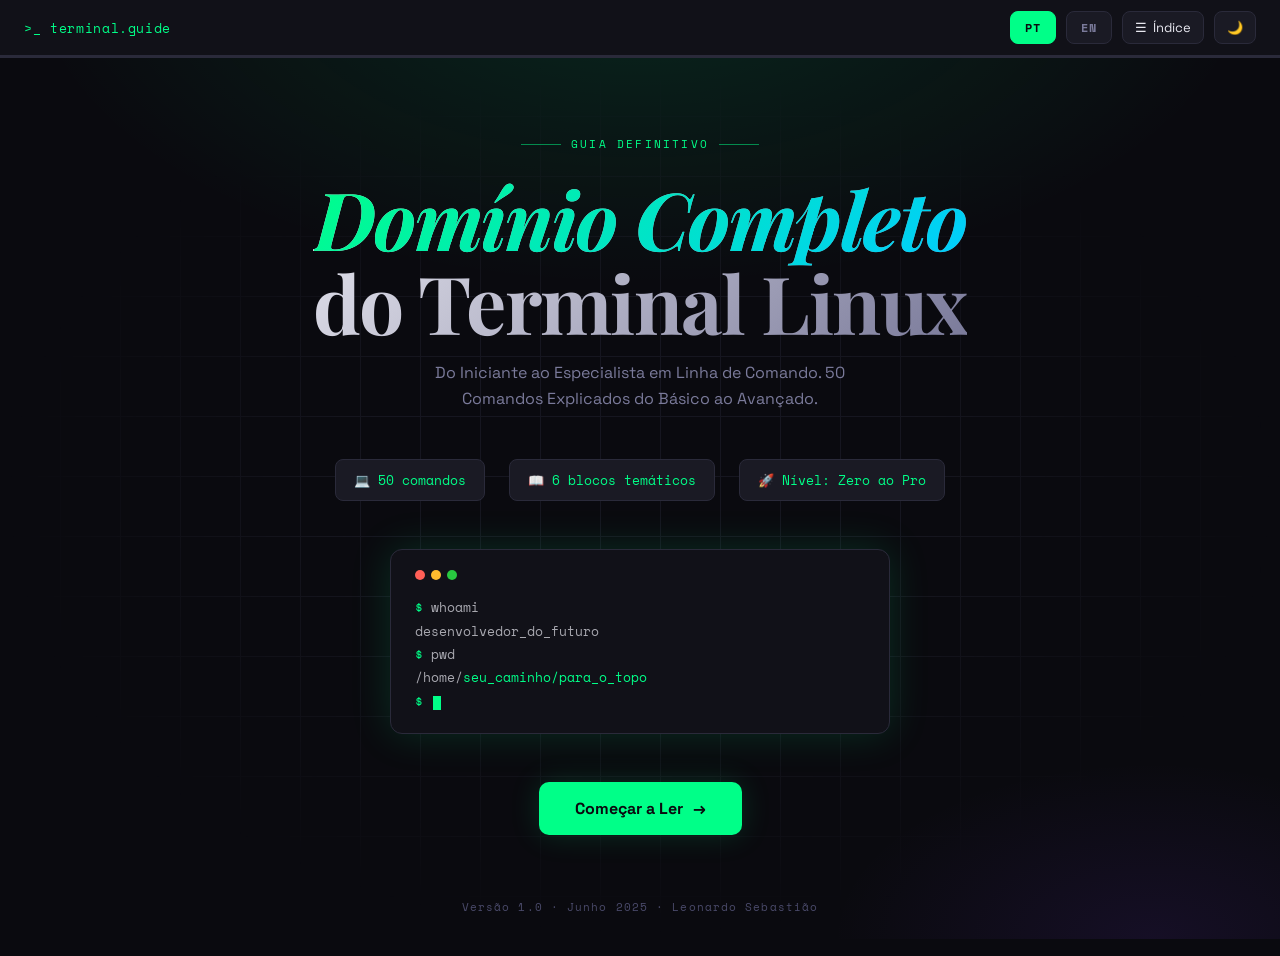
<file: index.html>
<!DOCTYPE html>
<html lang="pt">
<head>
<meta charset="UTF-8">
<meta name="viewport" content="width=device-width, initial-scale=1.0">
<title>Domínio Completo do Terminal Linux</title>

<!-- SEO / preview em redes sociais -->
<meta name="description" content="Guia definitivo do terminal Linux: 50 comandos explicados do básico ao avançado, do iniciante ao especialista em linha de comando.">

<!-- Open Graph (WhatsApp, Facebook, LinkedIn, etc.) -->
<meta property="og:type" content="book">
<meta property="og:title" content="Domínio Completo do Terminal Linux">
<meta property="og:description" content="Guia definitivo do terminal Linux: 50 comandos explicados do básico ao avançado, do iniciante ao especialista em linha de comando.">
<meta property="og:image" content="social-preview.png">
<meta property="og:image:width" content="1200">
<meta property="og:image:height" content="630">
<meta property="og:locale" content="pt_PT">
<meta property="og:url" content="https://cxi5.github.io/terminal-guide/">
  
<!-- Twitter Card -->
<meta name="twitter:url" content="https://cxi5.github.io/terminal-guide/">
<meta name="twitter:card" content="summary_large_image">
<meta name="twitter:title" content="Domínio Completo do Terminal Linux">
<meta name="twitter:description" content="Guia definitivo do terminal Linux: 50 comandos explicados do básico ao avançado, do iniciante ao especialista em linha de comando.">
<meta name="twitter:image" content="social-preview.png">
<link rel="icon" href="[data-uri]">
<link rel="icon" type="image/png" sizes="32x32" href="[data-uri]">
<link rel="apple-touch-icon" sizes="180x180" href="[data-uri]">
  <link rel="stylesheet" href="ebook.css">
<link rel="preconnect" href="https://fonts.googleapis.com">
<link rel="preconnect" href="https://fonts.gstatic.com" crossorigin>
<link href="https://fonts.googleapis.com/css2?family=Space+Grotesk:wght@300;400;500;600;700&family=Space+Mono:ital,wght@0,400;0,700;1,400&family=Playfair+Display:ital,wght@0,400;0,700;1,400&display=swap" rel="stylesheet">
</head>
<body>

<!-- TOPBAR -->
<div class="topbar">
  <div class="topbar-left">
    <div class="topbar-logo">&gt;_ terminal.guide</div>
  </div>
  <div class="topbar-right">
    <button class="btn-lang active" id="btnPT" onclick="setLang('pt')">PT</button>
    <button class="btn-lang" id="btnEN" onclick="setLang('en')">EN</button>
    <button class="btn-icon" onclick="toggleSidebar()" title="Índice">
      ☰ <span class="t" data-pt="Índice" data-en="Index">Índice</span>
    </button>
    <button class="btn-icon" onclick="toggleTheme()" title="Modo">
      <span id="themeIcon">🌙</span>
    </button>
  </div>
</div>

<!-- PROGRESS BAR -->
<div class="progress-bar"><div class="progress-fill" id="progressFill"></div></div>

<!-- SIDEBAR OVERLAY -->
<div class="sidebar-overlay" id="sidebarOverlay" onclick="toggleSidebar()"></div>

<!-- SIDEBAR -->
<div class="sidebar" id="sidebar">
  <div class="sidebar-title" data-pt="Navegar" data-en="Navigate">Navegar</div>
  <div id="tocList"></div>
</div>

<!-- MAIN -->
<div class="main" id="main">

  <!-- PAGE 0: COVER -->
  <div class="page active" id="page-0">
    <div class="cover">
      <div class="cover-bg"></div>
      <div class="cover-grid"></div>
      <div class="cover-content">
        <div class="cover-eyebrow">
          <span class="t" data-pt="Guia Definitivo" data-en="Definitive Guide">Guia Definitivo</span>
        </div>
        <h1 class="cover-title">
          <em class="t" data-pt="Domínio Completo" data-en="Complete Mastery">Domínio Completo</em><br>
          <span class="t" data-pt="do Terminal Linux" data-en="of Linux Terminal">do Terminal Linux</span>
        </h1>
        <p class="cover-subtitle t" data-pt="Do Iniciante ao Especialista em Linha de Comando. 50 Comandos Explicados do Básico ao Avançado." data-en="From Beginner to Command Line Expert. 50 Commands Explained from Basic to Advanced.">
          Do Iniciante ao Especialista em Linha de Comando. 50 Comandos Explicados do Básico ao Avançado.
        </p>
        <div class="cover-meta">
          <div class="cover-meta-item">💻 <span>50</span> <span class="t" data-pt="comandos" data-en="commands">comandos</span></div>
          <div class="cover-meta-item">📖 <span>6</span> <span class="t" data-pt="blocos temáticos" data-en="thematic blocks">blocos temáticos</span></div>
          <div class="cover-meta-item">🚀 <span class="t" data-pt="Nível: Zero ao Pro" data-en="Level: Zero to Pro">Nível: Zero ao Pro</span></div>
        </div>
        <div class="cover-terminal">
          <div class="terminal-bar">
            <div class="terminal-dot r"></div>
            <div class="terminal-dot y"></div>
            <div class="terminal-dot g"></div>
          </div>
          <div class="terminal-line"><span class="cmd">$ </span><span class="out t" data-pt="whoami" data-en="whoami">whoami</span></div>
          <div class="terminal-line"><span class="out t" data-pt="desenvolvedor_do_futuro" data-en="future_developer">desenvolvedor_do_futuro</span></div>
          <div class="terminal-line"><span class="cmd">$ </span><span class="out t" data-pt="pwd" data-en="pwd">pwd</span></div>
          <div class="terminal-line"><span class="out">/home/</span><span class="cmd t" data-pt="seu_caminho/para_o_topo" data-en="your_path/to_the_top">seu_caminho/para_o_topo</span></div>
          <div class="terminal-line"><span class="cmd">$ </span><span class="terminal-cursor"></span></div>
        </div>
        <button class="btn-start" onclick="goToPage(1)">
          <span class="t" data-pt="Começar a Ler" data-en="Start Reading">Começar a Ler</span> →
        </button>
      </div>
      <div class="cover-scroll">
        <div class="cover-version t" data-pt="Versão 1.0 · Junho 2025 · Leonardo Sebastião" data-en="Version 1.0 · June 2025 · Leonardo Sebastião">Versão 1.0 · Junho 2025 · Leonardo Sebastião</div>
      </div>
    </div>
  </div>

  <!-- PAGE 1: TABLE OF CONTENTS -->
  <div class="page" id="page-1">
    <div class="toc-page">
      <div class="page-header">
        <div class="page-eyebrow t" data-pt="Conteúdo" data-en="Contents">Conteúdo</div>
        <h1 class="page-title t" data-pt="O Que Vais Aprender" data-en="What You Will Learn">O Que Vais Aprender</h1>
        <p class="page-desc t" data-pt="Navega directamente para qualquer secção. Este guia está organizado para que possas seguir do início ao fim ou saltar para o que precisas." data-en="Navigate directly to any section. This guide is organized so you can follow from start to finish or jump to what you need.">
          Navega directamente para qualquer secção. Este guia está organizado para que possas seguir do início ao fim ou saltar para o que precisas.
        </p>
      </div>
      <div class="toc-list" id="mainToc"></div>
    </div>
  </div>

  <!-- PAGE 2: INTRO -->
  <div class="page" id="page-2">
    <div class="content-page">
      <div class="section-tag t" data-pt="Introdução" data-en="Introduction">Introdução</div>
      <h1 class="t" data-pt="O Que É o Terminal" data-en="What Is the Terminal">O Que É o Terminal</h1>

      <p class="t" data-pt="Um terminal é a interface mais fundamental entre você e seu computador. Enquanto a maioria das pessoas interage através de ícones e janelas, o terminal oferece uma forma diferente e muito mais poderosa: você se comunica através de texto, digitando comandos que o computador executa imediatamente." data-en="A terminal is the most fundamental interface between you and your computer. While most people interact through icons and windows, the terminal offers a different and far more powerful way: you communicate through text, typing commands the computer executes immediately.">Um terminal é a interface mais fundamental entre você e seu computador. Enquanto a maioria das pessoas interage através de ícones e janelas, o terminal oferece uma forma diferente e muito mais poderosa: você se comunica através de texto, digitando comandos que o computador executa imediatamente.</p>

      <h2 class="t" data-pt="Terminal vs. Interface Gráfica" data-en="Terminal vs. Graphical Interface">Terminal vs. Interface Gráfica</h2>

      <div class="comparison-grid">
        <div class="comparison-card">
          <div class="comparison-label t" data-pt="Interface Gráfica (GUI)" data-en="Graphical Interface (GUI)">Interface Gráfica (GUI)</div>
          <p class="t" data-pt="Intuitiva, visual e amigável. Perfeita para tarefas do dia-a-dia. Mas esconde a maioria das opções avançadas — se queres fazer algo que a GUI não previu, ficas preso." data-en="Intuitive, visual and friendly. Perfect for everyday tasks. But hides most advanced options — if you want to do something the GUI didn't anticipate, you're stuck.">Intuitiva, visual e amigável. Perfeita para tarefas do dia-a-dia. Mas esconde a maioria das opções avançadas — se queres fazer algo que a GUI não previu, ficas preso.</p>
        </div>
        <div class="comparison-card" style="border-color:rgba(0,255,136,0.25)">
          <div class="comparison-label" style="color:var(--accent)">Terminal</div>
          <p class="t" data-pt="Oferece CONTROLO TOTAL. Não estás limitado ao que alguém desenhou em uma interface. Podes fazer basicamente qualquer coisa que o sistema operativo permite, muito mais rápido." data-en="Offers TOTAL CONTROL. You're not limited to what someone drew in an interface. You can do basically anything the operating system allows, much faster.">Oferece <strong>CONTROLO TOTAL</strong>. Não estás limitado ao que alguém desenhou em uma interface. Podes fazer basicamente qualquer coisa que o sistema operativo permite, muito mais rápido.</p>
        </div>
      </div>

      <div class="callout">
        <strong class="t" data-pt="Comparação Prática:" data-en="Practical Comparison:">Comparação Prática:</strong><br>
        <span class="t" data-pt="Na GUI: mover 1000 ficheiros demora 10 minutos de cliques. No Terminal: um único comando faz tudo em 3 segundos." data-en="In GUI: moving 1000 files takes 10 minutes of clicking. In Terminal: a single command does everything in 3 seconds.">Na GUI: mover 1000 ficheiros demora 10 minutos de cliques. No Terminal: um único comando faz tudo em 3 segundos.</span>
      </div>

      <h2 class="t" data-pt="Por Que os Developers Usam Terminal" data-en="Why Developers Use the Terminal">Por Que os Developers Usam Terminal</h2>

      <ul class="list-items">
        <li><span><strong class="t" data-pt="VELOCIDADE:" data-en="SPEED:">VELOCIDADE:</strong> <span class="t" data-pt="Um dev profissional faz em 30 segundos no terminal o que levaria 5 minutos na GUI." data-en="A professional dev does in 30 seconds in terminal what would take 5 minutes in GUI.">Um dev profissional faz em 30 segundos no terminal o que levaria 5 minutos na GUI.</span></span></li>
        <li><span><strong class="t" data-pt="AUTOMATIZAÇÃO:" data-en="AUTOMATION:">AUTOMATIZAÇÃO:</strong> <span class="t" data-pt="Podes escrever scripts que executam tarefas automaticamente. A GUI não permite isto de forma prática." data-en="You can write scripts that execute tasks automatically. The GUI doesn't allow this practically.">Podes escrever scripts que executam tarefas automaticamente. A GUI não permite isto de forma prática.</span></span></li>
        <li><span><strong class="t" data-pt="TRABALHO REMOTO:" data-en="REMOTE WORK:">TRABALHO REMOTO:</strong> <span class="t" data-pt="Quando estás conectado num servidor via SSH, não tens interface gráfica. Só terminal." data-en="When you're connected to a server via SSH, you have no graphical interface. Only terminal.">Quando estás conectado num servidor via SSH, não tens interface gráfica. Só terminal.</span></span></li>
        <li><span><strong class="t" data-pt="PADRÃO DA INDÚSTRIA:" data-en="INDUSTRY STANDARD:">PADRÃO DA INDÚSTRIA:</strong> <span class="t" data-pt="Docker, Git, NPM, Kubernetes, AWS CLI — tudo isto é terminal. É OBRIGATÓRIO." data-en="Docker, Git, NPM, Kubernetes, AWS CLI — all of this is terminal. It's MANDATORY.">Docker, Git, NPM, Kubernetes, AWS CLI — tudo isto é terminal. É OBRIGATÓRIO.</span></span></li>
      </ul>

      <h2 class="t" data-pt="Linux, Terminal, Bash — Qual É a Diferença?" data-en="Linux, Terminal, Bash — What's the Difference?">Linux, Terminal, Bash — Qual É a Diferença?</h2>

      <div class="highlight-box">
        <p class="t" data-pt="🏠 Linux é a CASA. Terminal é a PORTA. Bash é a LÍNGUA que falas quando entras." data-en="🏠 Linux is the HOUSE. Terminal is the DOOR. Bash is the LANGUAGE you speak when you enter.">🏠 <strong>Linux</strong> <span class="t" data-pt="é a CASA." data-en="is the HOUSE.">é a CASA.</span> <strong>Terminal</strong> <span class="t" data-pt="é a PORTA." data-en="is the DOOR.">é a PORTA.</span> <strong>Bash</strong> <span class="t" data-pt="é a LÍNGUA que falas quando entras." data-en="is the LANGUAGE you speak when you enter.">é a LÍNGUA que falas quando entras.</span></p>
      </div>

      <ul class="list-items">
        <li><span><strong>Linux:</strong> <span class="t" data-pt="Sistema Operativo, como Windows ou macOS. Usado em praticamente todos os servidores do mundo." data-en="Operating System, like Windows or macOS. Used on virtually every server in the world.">Sistema Operativo, como Windows ou macOS. Usado em praticamente todos os servidores do mundo.</span></span></li>
        <li><span><strong>Terminal:</strong> <span class="t" data-pt="A aplicação que abres para interagir com Linux. Como o Firefox para a internet." data-en="The application you open to interact with Linux. Like Firefox for the internet.">A aplicação que abres para interagir com Linux. Como o Firefox para a internet.</span></span></li>
        <li><span><strong>Bash:</strong> <span class="t" data-pt="A LINGUAGEM que falas dentro do terminal. \"Bourne Again Shell\" — o shell padrão em Linux." data-en="The LANGUAGE you speak inside the terminal. \"Bourne Again Shell\" — the default shell in Linux.">A LINGUAGEM que falas dentro do terminal. "Bourne Again Shell" — o shell padrão em Linux.</span></span></li>
      </ul>

      <h2 class="t" data-pt="Como Abrir e Sair do Terminal" data-en="How to Open and Exit the Terminal">Como Abrir e Sair do Terminal</h2>

      <ul class="list-items">
        <li><span><strong>Linux Desktop:</strong> <span class="t" data-pt="Botão direito na área vazia do desktop → \"Abrir Terminal Aqui\"" data-en="Right click on empty desktop area → \"Open Terminal Here\"">Botão direito na área vazia do desktop → "Abrir Terminal Aqui"</span></span></li>
        <li><span><strong>Mac:</strong> <span class="t" data-pt="Applications → Utilities → Terminal. Ou Command+Space e digita \"terminal\"." data-en="Applications → Utilities → Terminal. Or Command+Space and type \"terminal\".">Applications → Utilities → Terminal. Ou Command+Space e digita "terminal".</span></span></li>
        <li><span><strong>Windows 11:</strong> <span class="t" data-pt="Windows Terminal ou PowerShell. Para Bash real, instala WSL." data-en="Windows Terminal or PowerShell. For real Bash, install WSL.">Windows Terminal ou PowerShell. Para Bash real, instala WSL.</span></span></li>
        <li><span><strong>Android (Termux):</strong> <span class="t" data-pt="Instala o app Termux. Terminal completo no teu telefone." data-en="Install the Termux app. Full terminal on your phone.">Instala o app Termux. Terminal completo no teu telefone.</span></span></li>
      </ul>

      <div class="code-block"><code>usuario@computador:~$</code></div>

      <p class="t" data-pt="Para sair: digita exit, logout, ou pressiona Ctrl+D." data-en="To exit: type exit, logout, or press Ctrl+D.">Para sair: digita <strong>exit</strong>, <strong>logout</strong>, ou pressiona <strong>Ctrl+D</strong>.</p>

      <h2 class="t" data-pt="Para Quem É Este Guia" data-en="Who Is This Guide For">Para Quem É Este Guia</h2>
      <ul class="list-items">
        <li><span class="t" data-pt="Nunca usaste um terminal antes e queres aprender desde zero" data-en="Never used a terminal before and want to learn from scratch">Nunca usaste um terminal antes e queres aprender desde zero</span></li>
        <li><span class="t" data-pt="Estás a começar programação e sabes que o terminal é essencial" data-en="You're starting programming and know the terminal is essential">Estás a começar programação e sabes que o terminal é essencial</span></li>
        <li><span class="t" data-pt="Queres melhorar a tua produtividade como developer" data-en="You want to improve your productivity as a developer">Queres melhorar a tua produtividade como developer</span></li>
        <li><span class="t" data-pt="Queres aprender segurança e hacking ético" data-en="You want to learn security and ethical hacking">Queres aprender segurança e hacking ético</span></li>
      </ul>
    </div>
  </div>

  <!-- PAGE 3: CHAPTER 1 - NAVIGATION -->
  <div class="page" id="page-3">
    <div class="content-page">
      <div class="section-tag t" data-pt="Capítulo 1" data-en="Chapter 1">Capítulo 1</div>
      <h1 class="t" data-pt="Navegação pelo Sistema" data-en="System Navigation">Navegação pelo Sistema</h1>
      <p class="t" data-pt="Um desenvolvedor passa cerca de 40-50% do seu tempo no terminal, navegando pelo sistema de ficheiros. Dominar navegação é a base de tudo." data-en="A developer spends about 40-50% of their time in the terminal, navigating the file system. Mastering navigation is the foundation of everything.">Um desenvolvedor passa cerca de 40-50% do seu tempo no terminal, navegando pelo sistema de ficheiros. Dominar navegação é a base de tudo.</p>

      <div class="callout">
        <strong class="t" data-pt="A Analogia da Casa:" data-en="The House Analogy:">A Analogia da Casa:</strong> <span class="t" data-pt="O teu computador é uma CASA GIGANTE. Cada CÔMODO é uma PASTA. Cada OBJETO é um FICHEIRO. O terminal é como te mover por esta casa sem corpo — só com palavras." data-en="Your computer is a GIANT HOUSE. Each ROOM is a FOLDER. Each OBJECT is a FILE. The terminal is like moving through this house without a body — only with words.">O teu computador é uma CASA GIGANTE. Cada CÔMODO é uma PASTA. Cada OBJETO é um FICHEIRO. O terminal é como te mover por esta casa sem corpo — só com palavras.</span>
      </div>

      <h2 class="t" data-pt="Bloco 1: Descobrir Onde Estás — 5 Comandos" data-en="Block 1: Discover Where You Are — 5 Commands">Bloco 1: Descobrir Onde Estás — 5 Comandos</h2>

      <h3><span class="cmd-badge">pwd</span> <span class="t" data-pt="Print Working Directory" data-en="Print Working Directory">Print Working Directory</span></h3>
      <p class="t" data-pt="Mostra o caminho COMPLETO da pasta onde estás agora. É o teu «GPS» do terminal. Por trás, é uma variável de ambiente (PWD) que o próprio shell actualiza sempre que mudas de pasta." data-en="Shows the COMPLETE path of the folder you're in now. It's your terminal «GPS». Under the hood, it reflects the PWD environment variable, which the shell updates automatically every time you change directories.">Mostra o caminho COMPLETO da pasta onde estás agora. É o teu «GPS» do terminal. Por trás, é uma variável de ambiente (PWD) que o próprio shell actualiza sempre que mudas de pasta.</p>
      <div class="code-block"><code>$ pwd
/home/maria/Documentos/Projetos/website</code></div>
      <div class="callout purple"><strong>Pro tip:</strong> <span class="t" data-pt="pwd > localizacao.txt salva o teu diretório actual num ficheiro para referência posterior." data-en="pwd > localizacao.txt saves your current directory to a file for later reference.">pwd > localizacao.txt salva o teu diretório actual num ficheiro para referência posterior.</span></div>

      <h3><span class="cmd-badge">pwd -P</span> <span class="t" data-pt="Caminho Físico Real" data-en="Real Physical Path">Caminho Físico Real</span></h3>
      <p class="t" data-pt="Mostra o caminho FÍSICO, ignorando links simbólicos. Útil quando trabalhas com atalhos ou estruturas complexas. Sem o -P, o pwd normal pode mostrar o caminho do link em vez do destino real — a diferença conta quando precisas da localização exacta no disco." data-en="Shows the PHYSICAL path, ignoring symbolic links. Useful when working with shortcuts or complex structures. Without -P, plain pwd may show the symlink's path instead of its real target — the difference matters when you need the exact location on disk.">Mostra o caminho FÍSICO, ignorando links simbólicos. Útil quando trabalhas com atalhos ou estruturas complexas. Sem o -P, o pwd normal pode mostrar o caminho do link em vez do destino real — a diferença conta quando precisas da localização exacta no disco.</p>

      <h3><span class="cmd-badge">echo $PWD</span> <span class="t" data-pt="Variável de Ambiente" data-en="Environment Variable">Variável de Ambiente</span></h3>
      <p class="t" data-pt="Alternativa a pwd usando uma variável de ambiente. Mais eficiente em scripts bash — lê uma variável em vez de executar um comando. Como é apenas uma variável, também podes usá-la dentro de outros comandos para construir caminhos dinâmicos." data-en="Alternative to pwd using an environment variable. More efficient in bash scripts — reads a variable instead of executing a command. Since it's just a variable, you can also use it inside other commands to build dynamic paths.">Alternativa a pwd usando uma variável de ambiente. Mais eficiente em scripts bash — lê uma variável em vez de executar um comando. Como é apenas uma variável, também podes usá-la dentro de outros comandos para construir caminhos dinâmicos.</p>
      <div class="code-block"><code>$ echo "Estou em $PWD"
Estou em /home/maria/Documentos</code></div>

      <h3><span class="cmd-badge">whoami</span> <span class="t" data-pt="Quem és tu no sistema" data-en="Who you are in the system">Quem és tu no sistema</span></h3>
      <p class="t" data-pt="Mostra o utilizador actualmente logado. Essencial em servidores com múltiplos utilizadores ou quando trabalhas com permissões. É equivalente a executar id -un, mas mais rápido de escrever quando só precisas do nome do utilizador." data-en="Shows the currently logged in user. Essential on servers with multiple users or when working with permissions. It's equivalent to running id -un, but quicker to type when you only need the username.">Mostra o utilizador actualmente logado. Essencial em servidores com múltiplos utilizadores ou quando trabalhas com permissões. É equivalente a executar id -un, mas mais rápido de escrever quando só precisas do nome do utilizador.</p>
      <div class="callout warn"><strong>Atenção:</strong> <span class="t" data-pt="Se whoami mostrar \"root\", tens privilégios de administrador. Usa com muito cuidado." data-en="If whoami shows \"root\", you have administrator privileges. Use with great care.">Se whoami mostrar "root", tens privilégios de administrador. Usa com muito cuidado.</span></div>

      <h3><span class="cmd-badge">hostname</span> <span class="t" data-pt="Nome do Computador" data-en="Computer Name">Nome do Computador</span></h3>
      <p class="t" data-pt="Mostra o nome da máquina. Quando usas SSH para ligar a múltiplos servidores, hostname diz-te qual estás a usar AGORA. Em muitos sistemas, hostname -I também mostra o endereço IP da máquina na rede local." data-en="Shows the machine name. When you use SSH to connect to multiple servers, hostname tells you which one you're using NOW. On many systems, hostname -I also shows the machine's IP address on the local network.">Mostra o nome da máquina. Quando usas SSH para ligar a múltiplos servidores, hostname diz-te qual estás a usar AGORA. Em muitos sistemas, hostname -I também mostra o endereço IP da máquina na rede local.</p>
      <div class="callout warn"><strong class="t" data-pt="SEGURANÇA CRÍTICA:" data-en="CRITICAL SAFETY:">SEGURANÇA CRÍTICA:</strong> <span class="t" data-pt="Developers profissionais SEMPRE verificam hostname antes de executar comandos destrutivos. Um rm -rf no servidor de produção em vez de teste pode ser catastrófico." data-en="Professional developers ALWAYS check hostname before running destructive commands. A rm -rf on the production server instead of test can be catastrophic.">Developers profissionais SEMPRE verificam hostname antes de executar comandos destrutivos. Um rm -rf no servidor de produção em vez de teste pode ser catastrófico.</span></div>
    </div>
  </div>

  <!-- PAGE 4: BLOCK 2 - LS COMMANDS -->
  <div class="page" id="page-4">
    <div class="content-page">
      <div class="section-tag t" data-pt="Capítulo 1 — Bloco 2" data-en="Chapter 1 — Block 2">Capítulo 1 — Bloco 2</div>
      <h1 class="t" data-pt="Listar e Ver Conteúdo" data-en="List and View Content">Listar e Ver Conteúdo</h1>
      <p class="t" data-pt="12 variações do comando ls — o mais usado no terminal. Cada variação revela uma camada diferente de informação." data-en="12 variations of the ls command — the most used in terminal. Each variation reveals a different layer of information.">12 variações do comando ls — o mais usado no terminal. Cada variação revela uma camada diferente de informação.</p>

      <h3><span class="cmd-badge">ls</span> <span class="t" data-pt="Listar ficheiros" data-en="List files">Listar ficheiros</span></h3>
      <p class="t" data-pt="Lista os ficheiros e pastas no diretório actual. Simples, directo. Não mostra ficheiros ocultos (os que começam com ponto). Por padrão, os resultados saem ordenados alfabeticamente; para outra ordem, precisas de combinar com flags como -t ou -S." data-en="Lists files and folders in the current directory. Simple, direct. Doesn't show hidden files (those starting with a dot). By default, results come out sorted alphabetically; for a different order, you need to combine it with flags like -t or -S.">Lista os ficheiros e pastas no diretório actual. Simples, directo. Não mostra ficheiros ocultos (os que começam com ponto). Por padrão, os resultados saem ordenados alfabeticamente; para outra ordem, precisas de combinar com flags como -t ou -S.</p>

      <h3><span class="cmd-badge">ls -l</span> <span class="t" data-pt="Formato Longo" data-en="Long Format">Formato Longo</span></h3>
      <p class="t" data-pt="Listagem detalhada com permissões, dono, tamanho e data de modificação. A primeira letra da linha (como o d em drwxr-xr-x) já diz se é um directório, um ficheiro normal ou um link." data-en="Detailed listing with permissions, owner, size and modification date. The first letter of the line (like the d in drwxr-xr-x) already tells you if it's a directory, a regular file, or a link.">Listagem detalhada com permissões, dono, tamanho e data de modificação. A primeira letra da linha (como o d em drwxr-xr-x) já diz se é um directório, um ficheiro normal ou um link.</p>
      <div class="code-block"><code>drwxr-xr-x 2 maria grupo 4096 Jun 10 14:32 Documentos</code></div>

      <h3><span class="cmd-badge">ls -la</span> <span class="t" data-pt="Tudo + Detalhado" data-en="Everything + Detailed">Tudo + Detalhado</span></h3>
      <p class="t" data-pt="Combina -l (detalhado) com -a (mostrar tudo, incluindo ocultos). A maioria dos devs usa este como padrão. No Linux, ficheiros ocultos não têm nada de especial na estrutura — só começam por um ponto, como .bashrc ou .git." data-en="Combines -l (detailed) with -a (show everything, including hidden). Most devs use this as default. On Linux, hidden files aren't structurally special — they just start with a dot, like .bashrc or .git.">Combina -l (detalhado) com -a (mostrar tudo, incluindo ocultos). A maioria dos devs usa este como padrão. No Linux, ficheiros ocultos não têm nada de especial na estrutura — só começam por um ponto, como .bashrc ou .git.</p>

      <h3><span class="cmd-badge">ls -lh</span> <span class="t" data-pt="Tamanhos Legíveis" data-en="Human Readable Sizes">Tamanhos Legíveis</span></h3>
      <p class="t" data-pt="Igual a ls -l mas mostra tamanhos em K, M, G em vez de bytes. Muito mais fácil de ler. O h vem de \"human-readable\" — a mesma lógica aparece noutros comandos, como du -h e df -h." data-en="Same as ls -l but shows sizes in K, M, G instead of bytes. Much easier to read. The h stands for \"human-readable\" — the same logic shows up in other commands, like du -h and df -h.">Igual a ls -l mas mostra tamanhos em K, M, G em vez de bytes. Muito mais fácil de ler. O h vem de \"human-readable\" — a mesma lógica aparece noutros comandos, como du -h e df -h.</p>
      <div class="code-block"><code>$ ls -lh
-rw-r--r-- 1 maria 150M Jun 10 arquivo.zip</code></div>

      <h3><span class="cmd-badge">ls -lS</span> <span class="t" data-pt="Ordenado por Tamanho" data-en="Sorted by Size">Ordenado por Tamanho</span></h3>
      <p class="t" data-pt="Lista ordenado por tamanho, maiores primeiro. Perfeito para encontrar o que está a ocupar espaço em disco. Combinado com | head -10, mostra rapidamente só os 10 maiores ficheiros de uma pasta cheia." data-en="Lists sorted by size, largest first. Perfect for finding what's taking up disk space. Combined with | head -10, it quickly shows just the 10 largest files in a crowded folder.">Lista ordenado por tamanho, maiores primeiro. Perfeito para encontrar o que está a ocupar espaço em disco. Combinado com | head -10, mostra rapidamente só os 10 maiores ficheiros de uma pasta cheia.</p>

      <h3><span class="cmd-badge">ls -lt</span> <span class="t" data-pt="Ordenado por Tempo" data-en="Sorted by Time">Ordenado por Tempo</span></h3>
      <p class="t" data-pt="Ordenado por data de modificação, mais recente primeiro. Ideal para ver o que mudou recentemente. É normalmente o primeiro comando que muitos devs correm depois de puxar um repositório, só para ver o que mudou." data-en="Sorted by modification date, most recent first. Ideal for seeing what changed recently. It's often the first command many devs run after pulling a repository, just to see what changed.">Ordenado por data de modificação, mais recente primeiro. Ideal para ver o que mudou recentemente. É normalmente o primeiro comando que muitos devs correm depois de puxar um repositório, só para ver o que mudou.</p>

      <h3><span class="cmd-badge">ls -ltr</span> <span class="t" data-pt="Ordem Cronológica Reversa" data-en="Reverse Chronological Order">Ordem Cronológica Reversa</span></h3>
      <p class="t" data-pt="Igual a -lt mas invertido — mais antigos primeiro, mais recentes no final (onde podes ver). Muitos devs usam isto como padrão. É especialmente útil em pastas de logs, onde queres ver a entrada mais recente logo no fundo do ecrã." data-en="Same as -lt but reversed — oldest first, most recent at the end (where you can see). Many devs use this as default. It's especially useful in log folders, where you want to see the most recent entry right at the bottom of the screen.">Igual a -lt mas invertido — mais antigos primeiro, mais recentes no final (onde podes ver). Muitos devs usam isto como padrão. É especialmente útil em pastas de logs, onde queres ver a entrada mais recente logo no fundo do ecrã.</p>

      <h3><span class="cmd-badge">ls -1</span> <span class="t" data-pt="Um por Linha" data-en="One per Line">Um por Linha</span></h3>
      <p class="t" data-pt="Cada ficheiro numa linha separada. Ideal para processar a saída em scripts. Sem esta flag, o ls tenta organizar a saída em colunas quando corre num terminal interactivo, o que dificulta o processamento automático." data-en="Each file on a separate line. Ideal for processing output in scripts. Without this flag, ls tries to arrange output in columns when run in an interactive terminal, which makes automated processing harder.">Cada ficheiro numa linha separada. Ideal para processar a saída em scripts. Sem esta flag, o ls tenta organizar a saída em colunas quando corre num terminal interactivo, o que dificulta o processamento automático.</p>
      <div class="code-block"><code>$ ls -1 | wc -l   <span class="t" data-pt="# conta o número de ficheiros" data-en="# counts the number of files"># conta o número de ficheiros</span></code></div>

      <h3><span class="cmd-badge">ls -d</span> <span class="t" data-pt="Apenas Directórios" data-en="Directories Only">Apenas Directórios</span></h3>
      <p class="t" data-pt="Mostra apenas pastas, ignorando ficheiros. Útil quando tens centenas de ficheiros mas só queres ver a estrutura de pastas. Combina bem com wildcards — ls -d */ mostra só as pastas de topo, sem entrar em nenhuma delas." data-en="Shows only folders, ignoring files. Useful when you have hundreds of files but only want to see the folder structure. It works well with wildcards — ls -d */ shows only the top-level folders, without entering any of them.">Mostra apenas pastas, ignorando ficheiros. Útil quando tens centenas de ficheiros mas só queres ver a estrutura de pastas. Combina bem com wildcards — ls -d */ mostra só as pastas de topo, sem entrar em nenhuma delas.</p>

      <h3><span class="cmd-badge">ls -R</span> <span class="t" data-pt="Recursivo" data-en="Recursive">Recursivo</span></h3>
      <p class="t" data-pt="Lista recursivamente toda a árvore de directórios. Cuidado com directórios com muitos ficheiros — pode ser muito lento. Em projectos grandes, é comum combinar com | less para poderes percorrer a saída com calma." data-en="Recursively lists the entire directory tree. Be careful with directories with many files — can be very slow. In large projects, it's common to combine it with | less so you can browse the output at your own pace.">Lista recursivamente toda a árvore de directórios. Cuidado com directórios com muitos ficheiros — pode ser muito lento. Em projectos grandes, é comum combinar com | less para poderes percorrer a saída com calma.</p>

      <h3><span class="cmd-badge">ls --group-directories-first</span></h3>
      <p class="t" data-pt="Mostra todas as pastas primeiro, depois os ficheiros. Torna muito mais fácil ver a estrutura de pastas. Não é um comando POSIX padrão — é uma extensão do GNU ls, por isso pode não existir em todos os sistemas Unix." data-en="Shows all folders first, then files. Makes it much easier to see the folder structure. It's not standard POSIX — it's a GNU ls extension, so it may not exist on every Unix system.">Mostra todas as pastas primeiro, depois os ficheiros. Torna muito mais fácil ver a estrutura de pastas. Não é um comando POSIX padrão — é uma extensão do GNU ls, por isso pode não existir em todos os sistemas Unix.</p>

      <div class="callout">
        <strong>Alias útil:</strong> <span class="t" data-pt="Muitos devs adicionam ao seu .bashrc: alias ll='ls -lah --group-directories-first' para ter sempre a melhor visão de um directório." data-en="Many devs add to their .bashrc: alias ll='ls -lah --group-directories-first' to always have the best view of a directory.">Muitos devs adicionam ao seu .bashrc: alias ll='ls -lah --group-directories-first' para ter sempre a melhor visão de um directório.</span>
      </div>
    </div>
  </div>

  <!-- PAGE 5: BLOCK 3 - CD COMMANDS -->
  <div class="page" id="page-5">
    <div class="content-page">
      <div class="section-tag t" data-pt="Capítulo 1 — Bloco 3" data-en="Chapter 1 — Block 3">Capítulo 1 — Bloco 3</div>
      <h1 class="t" data-pt="Navegar Estrategicamente" data-en="Navigate Strategically">Navegar Estrategicamente</h1>
      <p class="t" data-pt="10 comandos para te moveres pelo sistema de ficheiros com velocidade e precisão." data-en="10 commands to move through the file system with speed and precision.">10 comandos para te moveres pelo sistema de ficheiros com velocidade e precisão.</p>

      <h3><span class="cmd-badge">cd</span> <span class="t" data-pt="Change Directory" data-en="Change Directory">Change Directory</span></h3>
      <p class="t" data-pt="O comando para entrar numa pasta. Podes usar caminhos relativos (a partir de onde estás) ou absolutos (a partir da raiz /). Sem qualquer argumento, cd sozinho leva-te sempre para a tua pasta home, tal como cd ~." data-en="The command to enter a folder. You can use relative paths (from where you are) or absolute paths (from the root /). Without any argument, cd on its own always takes you to your home folder, just like cd ~.">O comando para entrar numa pasta. Podes usar caminhos relativos (a partir de onde estás) ou absolutos (a partir da raiz /). Sem qualquer argumento, cd sozinho leva-te sempre para a tua pasta home, tal como cd ~.</p>
      <div class="code-block"><code>$ cd Documentos          <span class="t" data-pt="# caminho relativo" data-en="# relative path"># caminho relativo</span>
$ cd /var/log            <span class="t" data-pt="# caminho absoluto" data-en="# absolute path"># caminho absoluto</span>
$ cd                     <span class="t" data-pt="# volta para home" data-en="# returns to home"># volta para home</span></code></div>

      <h3><span class="cmd-badge">cd ..</span> <span class="t" data-pt="Subir um nível" data-en="Go up one level">Subir um nível</span></h3>
      <p class="t" data-pt=".. significa «pasta pai». Sobe um nível na hierarquia. Um dos gestos mais repetidos no terminal. Para saltos mais longos, podes encadear vários níveis numa linha só, como cd ../../../." data-en=".. means «parent folder». Goes up one level in the hierarchy. One of the most repeated gestures in terminal. For longer jumps, you can chain several levels in a single line, like cd ../../../.">.. significa «pasta pai». Sobe um nível na hierarquia. Um dos gestos mais repetidos no terminal. Para saltos mais longos, podes encadear vários níveis numa linha só, como cd ../../../.</p>
      <div class="code-block"><code>$ cd ../..    <span class="t" data-pt="# sobe 2 níveis de uma vez" data-en="# goes up 2 levels at once"># sobe 2 níveis de uma vez</span></code></div>

      <h3><span class="cmd-badge">cd ~</span> <span class="t" data-pt="Pasta Home" data-en="Home Folder">Pasta Home</span></h3>
      <p class="t" data-pt="~ é um atalho especial para a tua pasta pessoal. Quando estás perdido em estruturas complexas, cd ~ traz-te de volta a casa. O til é expandido pelo próprio shell antes de chegar ao comando, por isso funciona da mesma forma com outros comandos, como cp ~/ficheiro.txt ." data-en="~ is a special shortcut for your personal folder. When you're lost in complex structures, cd ~ brings you back home. The tilde is expanded by the shell itself before it even reaches the command, so it works the same way with other commands, like cp ~/file.txt .">~ é um atalho especial para a tua pasta pessoal. Quando estás perdido em estruturas complexas, cd ~ traz-te de volta a casa. O til é expandido pelo próprio shell antes de chegar ao comando, por isso funciona da mesma forma com outros comandos, como cp ~/ficheiro.txt .</p>

      <h3><span class="cmd-badge">cd /</span> <span class="t" data-pt="Raiz do Sistema" data-en="System Root">Raiz do Sistema</span></h3>
      <p class="t" data-pt="/ é o topo absoluto da hierarquia. De aqui, vês bin, etc, home, var — todas as pastas principais do Linux. É também o ponto de partida de qualquer caminho absoluto — todo o sistema de ficheiros do Linux vive dentro desta única raiz." data-en="/ is the absolute top of the hierarchy. From here, you see bin, etc, home, var — all the main Linux folders. It's also the starting point of any absolute path — the entire Linux file system lives inside this single root.">/ é o topo absoluto da hierarquia. De aqui, vês bin, etc, home, var — todas as pastas principais do Linux. É também o ponto de partida de qualquer caminho absoluto — todo o sistema de ficheiros do Linux vive dentro desta única raiz.</p>

      <h3><span class="cmd-badge">cd -</span> <span class="t" data-pt="Directório Anterior" data-en="Previous Directory">Directório Anterior</span></h3>
      <p class="t" data-pt="Volta para o directório onde estavas ANTES. Como um Ctrl+Z de navegação — vai e volta entre dois lugares rapidamente. Por trás, o shell guarda esse directório anterior na variável OLDPWD, que é o que o cd - consulta." data-en="Returns to the directory you were in BEFORE. Like a navigation Ctrl+Z — quickly go back and forth between two places. Under the hood, the shell stores that previous directory in the OLDPWD variable, which is exactly what cd - reads.">Volta para o directório onde estavas ANTES. Como um Ctrl+Z de navegação — vai e volta entre dois lugares rapidamente. Por trás, o shell guarda esse directório anterior na variável OLDPWD, que é o que o cd - consulta.</p>
      <div class="code-block"><code>$ cd /var/log
$ cd ~/Projetos
$ cd -          <span class="t" data-pt="# volta para /var/log" data-en="# returns to /var/log"># volta para /var/log</span></code></div>

      <h3><span class="cmd-badge">cd ~utilizador</span> <span class="t" data-pt="Home de Outro Utilizador" data-en="Another User's Home">Home de Outro Utilizador</span></h3>
      <p class="t" data-pt="Navega para a pasta home de outro utilizador (se tiveres permissão). Útil em servidores partilhados. Se não tiveres permissão de leitura nessa pasta, o comando ainda te deixa entrar, mas o ls seguinte não mostrará o conteúdo." data-en="Navigate to another user's home folder (if you have permission). Useful on shared servers. If you don't have read permission on that folder, the command still lets you in, but a following ls won't show its contents.">Navega para a pasta home de outro utilizador (se tiveres permissão). Útil em servidores partilhados. Se não tiveres permissão de leitura nessa pasta, o comando ainda te deixa entrar, mas o ls seguinte não mostrará o conteúdo.</p>

      <h3><span class="cmd-badge">pushd</span> <span class="t" data-pt="Guardar e Mover" data-en="Save and Move">Guardar e Mover</span></h3>
      <p class="t" data-pt="Move para um directório MAS guarda o anterior numa «pilha». Podes fazer pushd várias vezes e depois usar popd para voltar em ordem inversa. É literalmente uma estrutura de pilha — o último directório empilhado é sempre o primeiro a sair." data-en="Moves to a directory BUT saves the previous one in a «stack». You can pushd multiple times and then use popd to return in reverse order. It's literally a stack structure — the last directory pushed is always the first one out.">Move para um directório MAS guarda o anterior numa «pilha». Podes fazer pushd várias vezes e depois usar popd para voltar em ordem inversa. É literalmente uma estrutura de pilha — o último directório empilhado é sempre o primeiro a sair.</p>

      <h3><span class="cmd-badge">popd</span> <span class="t" data-pt="Voltar da Pilha" data-en="Return from Stack">Voltar da Pilha</span></h3>
      <p class="t" data-pt="Remove o topo da pilha de directórios e volta para ele. Perfeito quando trabalhas com múltiplos directórios. Se a pilha estiver vazia e tentares popd outra vez, o bash mostra um erro a avisar que não há mais nada para tirar." data-en="Removes the top of the directory stack and returns to it. Perfect when working with multiple directories. If the stack is empty and you try popd again, bash shows an error warning that there's nothing left to pop.">Remove o topo da pilha de directórios e volta para ele. Perfeito quando trabalhas com múltiplos directórios. Se a pilha estiver vazia e tentares popd outra vez, o bash mostra um erro a avisar que não há mais nada para tirar.</p>

      <h3><span class="cmd-badge">dirs</span> <span class="t" data-pt="Ver a Pilha" data-en="View the Stack">Ver a Pilha</span></h3>
      <p class="t" data-pt="Mostra todos os directórios guardados com pushd. dirs -v mostra a pilha numerada — podes fazer cd +1 para saltar para o segundo. dirs -c limpa toda a pilha, útil quando queres recomeçar um workflow de navegação do zero." data-en="Shows all directories saved with pushd. dirs -v shows the numbered stack — you can do cd +1 to jump to the second. dirs -c clears the whole stack, useful when you want to start a navigation workflow fresh.">Mostra todos os directórios guardados com pushd. dirs -v mostra a pilha numerada — podes fazer cd +1 para saltar para o segundo. dirs -c limpa toda a pilha, útil quando queres recomeçar um workflow de navegação do zero.</p>

      <div class="callout">
        <strong class="t" data-pt="Workflow Pro:" data-en="Pro Workflow:">Workflow Pro:</strong> <span class="t" data-pt="Muitos devs criam o alias cd='cd && ls' para listar automaticamente após cada cd. Assim, cada navegação já mostra o conteúdo." data-en="Many devs create the alias cd='cd && ls' to automatically list after each cd. This way, every navigation already shows the contents.">Muitos devs criam o alias cd='cd && ls' para listar automaticamente após cada cd. Assim, cada navegação já mostra o conteúdo.</span>
      </div>
    </div>
  </div>

  <!-- PAGE 6: BLOCK 4 - FIND COMMANDS -->
  <div class="page" id="page-6">
    <div class="content-page">
      <div class="section-tag t" data-pt="Capítulo 1 — Bloco 4" data-en="Chapter 1 — Block 4">Capítulo 1 — Bloco 4</div>
      <h1 class="t" data-pt="Encontrar e Buscar" data-en="Find and Search">Encontrar e Buscar</h1>
      <p class="t" data-pt="12 comandos para localizar qualquer coisa em qualquer parte do sistema — por nome, tipo, tamanho ou data." data-en="12 commands to locate anything anywhere in the system — by name, type, size or date.">12 comandos para localizar qualquer coisa em qualquer parte do sistema — por nome, tipo, tamanho ou data.</p>

      <h3><span class="cmd-badge">find</span> <span class="t" data-pt="Busca Recursiva" data-en="Recursive Search">Busca Recursiva</span></h3>
      <p class="t" data-pt="O comando mais poderoso para busca. Percorre TODO o directório e subpastas com critérios específicos. É mais lento que locate porque percorre o disco em tempo real, mas por isso mesmo encontra sempre resultados actualizados." data-en="The most powerful command for searching. Traverses ALL directories and subfolders with specific criteria. It's slower than locate because it scans the disk in real time, but that's exactly why its results are always up to date.">O comando mais poderoso para busca. Percorre TODO o directório e subpastas com critérios específicos. É mais lento que locate porque percorre o disco em tempo real, mas por isso mesmo encontra sempre resultados actualizados.</p>
      <div class="code-block"><code>$ find ~ -name '*.txt'           <span class="t" data-pt="# todos os .txt na home" data-en="# all .txt in home"># todos os .txt na home</span>
$ find / -name 'config*' -type f <span class="t" data-pt="# ficheiros começando com config" data-en="# files starting with config"># ficheiros começando com config</span></code></div>

      <h3><span class="cmd-badge">find -name</span> <span class="t" data-pt="Buscar por Nome" data-en="Search by Name">Buscar por Nome</span></h3>
      <p class="t" data-pt="A flag mais comum. Usa wildcards: * (qualquer coisa), ? (um caractere). Use -iname para ignorar maiúsculas/minúsculas. As aspas à volta do padrão são importantes — sem elas, é o próprio shell que tenta expandir o wildcard antes do find o receber." data-en="The most common flag. Uses wildcards: * (anything), ? (one character). Use -iname to ignore case. The quotes around the pattern matter — without them, the shell itself tries to expand the wildcard before find ever sees it.">A flag mais comum. Usa wildcards: * (qualquer coisa), ? (um caractere). Use -iname para ignorar maiúsculas/minúsculas. As aspas à volta do padrão são importantes — sem elas, é o próprio shell que tenta expandir o wildcard antes do find o receber.</p>
      <div class="code-block"><code>$ find ~/Projetos -name 'package.json'
$ find . -iname '*.JS'  <span class="t" data-pt="# encontra .js e .JS" data-en="# finds .js and .JS"># encontra .js e .JS</span></code></div>

      <h3><span class="cmd-badge">find -type</span> <span class="t" data-pt="Filtrar por Tipo" data-en="Filter by Type">Filtrar por Tipo</span></h3>
      <p class="t" data-pt="f = ficheiro, d = directório, l = link simbólico. Fundamental para não misturar ficheiros e pastas nos resultados. Também existem -type s para sockets e -type p para pipes nomeados, ainda que sejam usados com muito menos frequência." data-en="f = file, d = directory, l = symbolic link. Essential for not mixing files and folders in results. There's also -type s for sockets and -type p for named pipes, though these come up far less often.">f = ficheiro, d = directório, l = link simbólico. Fundamental para não misturar ficheiros e pastas nos resultados. Também existem -type s para sockets e -type p para pipes nomeados, ainda que sejam usados com muito menos frequência.</p>
      <div class="code-block"><code>$ find . -type d -name 'node_modules'  <span class="t" data-pt="# encontra todas as pastas node_modules" data-en="# finds all node_modules folders"># encontra todas as pastas node_modules</span></code></div>

      <h3><span class="cmd-badge">find -size</span> <span class="t" data-pt="Buscar por Tamanho" data-en="Search by Size">Buscar por Tamanho</span></h3>
      <p class="t" data-pt="+100M (maior que), -10M (menor que). Quando o disco está cheio, este comando encontra os culpados. Sem o sinal + ou -, find -size 100M procura ficheiros com EXACTAMENTE esse tamanho, o que raramente é o que se quer." data-en="+100M (larger than), -10M (smaller than). When the disk is full, this command finds the culprits. Without the + or - sign, find -size 100M looks for files with EXACTLY that size, which is rarely what you actually want.">+100M (maior que), -10M (menor que). Quando o disco está cheio, este comando encontra os culpados. Sem o sinal + ou -, find -size 100M procura ficheiros com EXACTAMENTE esse tamanho, o que raramente é o que se quer.</p>
      <div class="code-block"><code>$ find ~ -size +500M  <span class="t" data-pt="# ficheiros maiores que 500MB" data-en="# files larger than 500MB"># ficheiros maiores que 500MB</span>
$ find . -type f -size +1G -name '*.mp4'  <span class="t" data-pt="# vídeos grandes" data-en="# large videos"># vídeos grandes</span></code></div>

      <h3><span class="cmd-badge">find -mtime</span> <span class="t" data-pt="Buscar por Data" data-en="Search by Date">Buscar por Data</span></h3>
      <p class="t" data-pt="-mtime -1 (modificado hoje), -mtime +30 (não modificado há mais de 30 dias). Essencial para limpeza de ficheiros antigos. Existem também -atime (último acesso) e -ctime (mudança de metadados), cada um a medir uma coisa ligeiramente diferente." data-en="-mtime -1 (modified today), -mtime +30 (not modified for more than 30 days). Essential for cleaning old files. There's also -atime (last access) and -ctime (metadata change), each measuring a slightly different thing.">-mtime -1 (modificado hoje), -mtime +30 (não modificado há mais de 30 dias). Essencial para limpeza de ficheiros antigos. Existem também -atime (último acesso) e -ctime (mudança de metadados), cada um a medir uma coisa ligeiramente diferente.</p>

      <h3><span class="cmd-badge">find -newer</span> <span class="t" data-pt="Mais Recente que Outro Ficheiro" data-en="Newer than Another File">Mais Recente que Outro Ficheiro</span></h3>
      <p class="t" data-pt="Encontra tudo modificado depois de um ficheiro específico. Perfeito para ver o que mudou desde o último backup. O ficheiro de referência nem precisa de estar no mesmo directório — só a data de modificação dele é que importa." data-en="Finds everything modified after a specific file. Perfect for seeing what changed since the last backup. The reference file doesn't even need to be in the same directory — only its modification date matters.">Encontra tudo modificado depois de um ficheiro específico. Perfeito para ver o que mudou desde o último backup. O ficheiro de referência nem precisa de estar no mesmo directório — só a data de modificação dele é que importa.</p>

      <h3><span class="cmd-badge">locate</span> <span class="t" data-pt="Busca Rápida" data-en="Quick Search">Busca Rápida</span></h3>
      <p class="t" data-pt="MUITO mais rápido que find porque usa um banco de dados pré-indexado. Mas não encontra ficheiros criados recentemente. updatedb actualiza o índice. Essa base de dados costuma actualizar-se sozinha uma vez por dia via cron, por isso ficheiros muito recentes ainda podem não aparecer." data-en="MUCH faster than find because it uses a pre-indexed database. But won't find recently created files. updatedb updates the index. That database usually updates itself once a day via cron, so very recent files may still not show up.">MUITO mais rápido que find porque usa um banco de dados pré-indexado. Mas não encontra ficheiros criados recentemente. updatedb actualiza o índice. Essa base de dados costuma actualizar-se sozinha uma vez por dia via cron, por isso ficheiros muito recentes ainda podem não aparecer.</p>

      <h3><span class="cmd-badge">which</span> <span class="t" data-pt="Caminho do Executável" data-en="Executable Path">Caminho do Executável</span></h3>
      <p class="t" data-pt="Mostra qual ficheiro executável é usado quando digitas um comando. Quando tens múltiplas versões (python2 vs python3), which diz qual está activo. Segue sempre a ordem do PATH — se houver duas versões instaladas, mostra a primeira que o shell encontrar." data-en="Shows which executable file is used when you type a command. When you have multiple versions (python2 vs python3), which tells you which is active. It always follows the order of PATH — if two versions are installed, it shows the first one the shell finds.">Mostra qual ficheiro executável é usado quando digitas um comando. Quando tens múltiplas versões (python2 vs python3), which diz qual está activo. Segue sempre a ordem do PATH — se houver duas versões instaladas, mostra a primeira que o shell encontrar.</p>
      <div class="code-block"><code>$ which python
/usr/local/bin/python3</code></div>

      <h3><span class="cmd-badge">whereis</span> <span class="t" data-pt="Todos os Locais" data-en="All Locations">Todos os Locais</span></h3>
      <p class="t" data-pt="Como which, mas mostra o executável, o source e o manual. Mais completo para diagnosticar instalações. Ao contrário do which, não depende do PATH — procura em localizações padrão do sistema, mesmo que o comando não esteja acessível directamente." data-en="Like which, but shows the executable, source and manual. More complete for diagnosing installations. Unlike which, it doesn't depend on PATH — it searches standard system locations, even if the command isn't directly accessible.">Como which, mas mostra o executável, o source e o manual. Mais completo para diagnosticar instalações. Ao contrário do which, não depende do PATH — procura em localizações padrão do sistema, mesmo que o comando não esteja acessível directamente.</p>

      <h3><span class="cmd-badge">type</span> <span class="t" data-pt="Tipo de Comando" data-en="Command Type">Tipo de Comando</span></h3>
      <p class="t" data-pt="Diz se um comando é built-in do shell, alias, função ou ficheiro externo. Mais informativo que which. É útil para perceber porque é que um comando se comporta de forma inesperada — muitas vezes é porque um alias está a sobrepor-se ao binário original." data-en="Tells if a command is a shell built-in, alias, function or external file. More informative than which. It's useful for figuring out why a command behaves unexpectedly — often it's because an alias is overriding the original binary.">Diz se um comando é built-in do shell, alias, função ou ficheiro externo. Mais informativo que which. É útil para perceber porque é que um comando se comporta de forma inesperada — muitas vezes é porque um alias está a sobrepor-se ao binário original.</p>

      <h3><span class="cmd-badge">whatis</span> <span class="t" data-pt="Descrição Rápida" data-en="Quick Description">Descrição Rápida</span></h3>
      <p class="t" data-pt="Mostra uma descrição de uma linha de um comando. Mais rápido que man quando só queres saber o que faz. Usa a mesma base de dados das páginas man, por isso, se o manual não estiver indexado, whatis também não encontra nada." data-en="Shows a one-line description of a command. Faster than man when you just want to know what it does. It uses the same database as the man pages, so if the manual isn't indexed on the system, whatis won't find anything either.">Mostra uma descrição de uma linha de um comando. Mais rápido que man quando só queres saber o que faz. Usa a mesma base de dados das páginas man, por isso, se o manual não estiver indexado, whatis também não encontra nada.</p>
      <div class="code-block"><code>$ whatis ls
ls (1) - list directory contents</code></div>
    </div>
  </div>

  <!-- PAGE 7: BLOCKS 5+6 -->
  <div class="page" id="page-7">
    <div class="content-page">
      <div class="section-tag t" data-pt="Capítulo 1 — Blocos 5 & 6" data-en="Chapter 1 — Blocks 5 & 6">Capítulo 1 — Blocos 5 & 6</div>
      <h1 class="t" data-pt="Estrutura, Metadados e Combinações" data-en="Structure, Metadata and Combinations">Estrutura, Metadados e Combinações</h1>

      <h2 class="t" data-pt="Bloco 5: Entender Estrutura — 8 Comandos" data-en="Block 5: Understand Structure — 8 Commands">Bloco 5: Entender Estrutura — 8 Comandos</h2>

      <h3><span class="cmd-badge">file</span> <span class="t" data-pt="Tipo de Ficheiro" data-en="File Type">Tipo de Ficheiro</span></h3>
      <p class="t" data-pt="Analisa o CONTEÚDO real do ficheiro e diz o que é — não depende da extensão. Um executável malicioso renomeado para .txt? file revela a verdade. Faz isto lendo os primeiros bytes do ficheiro (o chamado \"magic number\"), que identificam o formato real independentemente do nome." data-en="Analyzes the actual CONTENT of the file and tells you what it is — doesn't depend on the extension. A malicious executable renamed to .txt? file reveals the truth. It does this by reading the file's first bytes (the so-called \"magic number\"), which identify the real format regardless of the name.">Analisa o CONTEÚDO real do ficheiro e diz o que é — não depende da extensão. Um executável malicioso renomeado para .txt? file revela a verdade. Faz isto lendo os primeiros bytes do ficheiro (o chamado \"magic number\"), que identificam o formato real independentemente do nome.</p>

      <h3><span class="cmd-badge">stat</span> <span class="t" data-pt="Informações Completas" data-en="Complete Information">Informações Completas</span></h3>
      <p class="t" data-pt="Mostra TUDO sobre um ficheiro: inode, permissões, links, tempo de acesso, modificação e criação. Muito mais que ls -l. Os diferentes carimbos de tempo respondem a perguntas distintas: quando foi lido, quando foi editado e quando o dono ou as permissões mudaram." data-en="Shows EVERYTHING about a file: inode, permissions, links, access time, modification and creation. Much more than ls -l. The different timestamps answer distinct questions: when it was read, when it was edited, and when its owner or permissions last changed.">Mostra TUDO sobre um ficheiro: inode, permissões, links, tempo de acesso, modificação e criação. Muito mais que ls -l. Os diferentes carimbos de tempo respondem a perguntas distintas: quando foi lido, quando foi editado e quando o dono ou as permissões mudaram.</p>

      <h3><span class="cmd-badge">du</span> <span class="t" data-pt="Uso de Disco" data-en="Disk Usage">Uso de Disco</span></h3>
      <p class="t" data-pt="Mostra quanto espaço um DIRECTÓRIO está a usar. du -sh * mostra o tamanho de cada item no directório actual. Por padrão, du soma também o espaço das subpastas inteiras, por isso os números podem parecer maiores do que esperarias à primeira vista." data-en="Shows how much space a DIRECTORY is using. du -sh * shows the size of each item in the current directory. By default, du also adds up the space used by entire subfolders, so the numbers can look bigger than you'd expect at first glance.">Mostra quanto espaço um DIRECTÓRIO está a usar. du -sh * mostra o tamanho de cada item no directório actual. Por padrão, du soma também o espaço das subpastas inteiras, por isso os números podem parecer maiores do que esperarias à primeira vista.</p>
      <div class="code-block"><code>$ du -sh .       <span class="t" data-pt="# tamanho total do projecto" data-en="# total project size"># tamanho total do projecto</span>
$ du -sh /*      <span class="t" data-pt="# tamanho de cada pasta na raiz" data-en="# size of each folder at root"># tamanho de cada pasta na raiz</span></code></div>

      <h3><span class="cmd-badge">df</span> <span class="t" data-pt="Espaço Livre no Disco" data-en="Free Disk Space">Espaço Livre no Disco</span></h3>
      <p class="t" data-pt="Mostra quanto espaço LIVRE existe em cada partição. df -h mostra em formato legível. Quando atinge 90%, é hora de limpar. Ao contrário do du, que mede ficheiros, o df olha para a partição inteira — por isso os dois às vezes parecem não bater certo." data-en="Shows how much FREE space exists on each partition. df -h shows in readable format. When it reaches 90%, it's time to clean up. Unlike du, which measures files, df looks at the whole partition — which is why the two sometimes seem not to add up.">Mostra quanto espaço LIVRE existe em cada partição. df -h mostra em formato legível. Quando atinge 90%, é hora de limpar. Ao contrário do du, que mede ficheiros, o df olha para a partição inteira — por isso os dois às vezes parecem não bater certo.</p>

      <h3><span class="cmd-badge">tree</span> <span class="t" data-pt="Visualizar Hierarquia" data-en="Visualize Hierarchy">Visualizar Hierarquia</span></h3>
      <p class="t" data-pt="Mostra a estrutura de directórios visualmente em árvore. Muito mais legível que ls -R. tree -L 3 limita a 3 níveis de profundidade. Nem todas as distribuições Linux trazem o tree pré-instalado — muitas vezes é preciso instalá-lo com o gestor de pacotes (apt, dnf, etc.)." data-en="Shows directory structure visually as a tree. Much more readable than ls -R. tree -L 3 limits to 3 levels deep. Not every Linux distribution ships with tree pre-installed — often you'll need to install it via the package manager (apt, dnf, etc.).">Mostra a estrutura de directórios visualmente em árvore. Muito mais legível que ls -R. tree -L 3 limita a 3 níveis de profundidade. Nem todas as distribuições Linux trazem o tree pré-instalado — muitas vezes é preciso instalá-lo com o gestor de pacotes (apt, dnf, etc.).</p>
      <div class="code-block"><code>$ tree -L 2 -I 'node_modules|.git'</code></div>

      <h3><span class="cmd-badge">realpath</span> <span class="t" data-pt="Caminho Absoluto Real" data-en="Real Absolute Path">Caminho Absoluto Real</span></h3>
      <p class="t" data-pt="Mostra o caminho absoluto e real, resolvendo links simbólicos. Em scripts, usa realpath para garantir a localização correcta. É particularmente útil dentro de scripts que precisam de saber a sua própria localização exacta, independentemente de onde foram chamados." data-en="Shows the real absolute path, resolving symbolic links. In scripts, use realpath to ensure the correct location. It's particularly useful inside scripts that need to know their own exact location, regardless of where they were called from.">Mostra o caminho absoluto e real, resolvendo links simbólicos. Em scripts, usa realpath para garantir a localização correcta. É particularmente útil dentro de scripts que precisam de saber a sua própria localização exacta, independentemente de onde foram chamados.</p>

      <h3><span class="cmd-badge">readlink</span> <span class="t" data-pt="Ler Link Simbólico" data-en="Read Symbolic Link">Ler Link Simbólico</span></h3>
      <p class="t" data-pt="Mostra para onde um link simbólico aponta. readlink -f resolve links em cadeia (link a apontar para link). Se um link apontar para outro link, que por sua vez aponta para mais um, o -f resolve toda essa cadeia de uma só vez." data-en="Shows where a symbolic link points. readlink -f resolves chained links (link pointing to link). If a link points to another link, which in turn points to yet another, -f resolves that whole chain in one go.">Mostra para onde um link simbólico aponta. readlink -f resolve links em cadeia (link a apontar para link). Se um link apontar para outro link, que por sua vez aponta para mais um, o -f resolve toda essa cadeia de uma só vez.</p>

      <hr class="divider">
      <h2 class="t" data-pt="Bloco 6: Combinações Avançadas — 3 Padrões Poderosos" data-en="Block 6: Advanced Combinations — 3 Powerful Patterns">Bloco 6: Combinações Avançadas — 3 Padrões Poderosos</h2>

      <div class="callout purple">
        <strong class="t" data-pt="A Magia Real:" data-en="The Real Magic:">A Magia Real:</strong> <span class="t" data-pt="Estes não são comandos únicos — são PADRÕES que transformam alguém que sabe comandos em alguém que RESOLVE PROBLEMAS." data-en="These are not single commands — they are PATTERNS that transform someone who knows commands into someone who SOLVES PROBLEMS.">Estes não são comandos únicos — são PADRÕES que transformam alguém que sabe comandos em alguém que RESOLVE PROBLEMAS.</span>
      </div>

      <h3><span class="cmd-badge">find + grep</span> <span class="t" data-pt="Buscar Dentro de Ficheiros" data-en="Search Inside Files">Buscar Dentro de Ficheiros</span></h3>
      <p class="t" data-pt="find localiza ficheiros. grep filtra por conteúdo. Juntos, encontram conteúdo específico dentro de qualquer ficheiro. Este padrão é tão comum que muitas equipas o transformam num alias no .bashrc, poupando segundos preciosos todos os dias." data-en="find locates files. grep filters by content. Together, they find specific content inside any file. This pattern is so common that many teams turn it into an alias in .bashrc, saving precious seconds every day.">find localiza ficheiros. grep filtra por conteúdo. Juntos, encontram conteúdo específico dentro de qualquer ficheiro. Este padrão é tão comum que muitas equipas o transformam num alias no .bashrc, poupando segundos preciosos todos os dias.</p>
      <div class="code-block"><code>$ find . -type f -name '*.js' | xargs grep 'TODO'
<span class="t" data-pt="# Encontra todos os comentários TODO em todos os .js" data-en="# Finds all TODO comments across every .js file"># Encontra todos os comentários TODO em todos os .js</span></code></div>

      <h3><span class="cmd-badge">ls + Wildcards</span> <span class="t" data-pt="Padrões de Correspondência" data-en="Matching Patterns">Padrões de Correspondência</span></h3>
      <p class="t" data-pt="* (qualquer coisa), ? (um caractere), [] (conjunto). Wildcards funcionam com QUALQUER comando — ls, rm, cp, mv. É o próprio shell que expande os wildcards antes de o comando correr — por isso até comandos muito simples funcionam bem com eles." data-en="* (anything), ? (one character), [] (set). Wildcards work with ANY command — ls, rm, cp, mv. The shell itself expands wildcards before the command even runs — that's why even very simple commands work fine with them.">* (qualquer coisa), ? (um caractere), [] (conjunto). Wildcards funcionam com QUALQUER comando — ls, rm, cp, mv. É o próprio shell que expande os wildcards antes de o comando correr — por isso até comandos muito simples funcionam bem com eles.</p>
      <div class="code-block"><code>$ ls *.txt            <span class="t" data-pt="# apenas .txt" data-en="# .txt only"># apenas .txt</span>
$ rm *.log            <span class="t" data-pt="# PERIGO: apaga todos os .log!" data-en="# DANGER: deletes every .log!"># PERIGO: apaga todos os .log!</span>
<span class="t" data-pt="# Sempre faz ls *.log primeiro para ver o que vai apagar" data-en="# Always run ls *.log first to see what will be deleted"># Sempre faz ls *.log primeiro para ver o que vai apagar</span></code></div>

      <h3><span class="cmd-badge">cd + ls</span> <span class="t" data-pt="Workflow de Exploração" data-en="Exploration Workflow">Workflow de Exploração</span></h3>
      <p class="t" data-pt="O padrão fundamental de qualquer developer: entrar numa pasta e imediatamente listar o conteúdo. Repetido dezenas de vezes por dia. Com o tempo, este workflow torna-se automático — as mãos digitam cd && ls quase sem pensar, como um reflexo." data-en="The fundamental pattern of any developer: enter a folder and immediately list the contents. Repeated dozens of times a day. Over time, this workflow becomes automatic — hands type cd && ls almost without thinking, like a reflex.">O padrão fundamental de qualquer developer: entrar numa pasta e imediatamente listar o conteúdo. Repetido dezenas de vezes a dia. Com o tempo, este workflow torna-se automático — as mãos digitam cd && ls quase sem pensar, como um reflexo.</p>
      <div class="code-block"><code>cd projecto && ls -la   <span class="t" data-pt="# entra e lista tudo de uma vez" data-en="# enters and lists everything at once"># entra e lista tudo de uma vez</span>
tree -L 2               <span class="t" data-pt="# visão geral antes de navegar" data-en="# overview before navigating"># visão geral antes de navegar</span></code></div>
    </div>
  </div>

  <!-- PAGE 8: CONCLUSION -->
  <div class="page" id="page-8">
    <div class="content-page">
      <div class="section-tag t" data-pt="Conclusão" data-en="Conclusion">Conclusão</div>
      <h1 class="t" data-pt="Conclusão do Capítulo 1" data-en="Chapter 1 Conclusion">Conclusão do Capítulo 1</h1>

      <p class="t" data-pt="Parabéns. Acabaste de aprender 50 comandos de navegação e exploração. Esta é A BASE ABSOLUTA do terminal Linux." data-en="Congratulations. You've just learned 50 navigation and exploration commands. This is THE ABSOLUTE BASE of the Linux terminal.">Parabéns. Acabaste de aprender 50 comandos de navegação e exploração. Esta é A BASE ABSOLUTA do terminal Linux.</p>

      <div class="highlight-box">
        <p class="t" data-pt="Com estes comandos consegues: navegar por qualquer estrutura de directórios · explorar projectos desconhecidos · buscar ficheiros por múltiplos critérios · entender a estrutura e metadados de ficheiros · combinar comandos para resolver problemas complexos · trabalhar com confiança em qualquer sistema Linux." data-en="With these commands you can: navigate any directory structure · explore unknown projects · search files by multiple criteria · understand the structure and metadata of files · combine commands to solve complex problems · work confidently on any Linux system.">Com estes comandos consegues: navegar por qualquer estrutura de directórios · explorar projectos desconhecidos · buscar ficheiros por múltiplos critérios · entender a estrutura e metadados de ficheiros · combinar comandos para resolver problemas complexos · trabalhar com confiança em qualquer sistema Linux.</p>
      </div>

      <div class="callout">
        <strong class="t" data-pt="Agora PRATICA." data-en="Now PRACTICE.">Agora PRATICA.</strong><br>
        <span class="t" data-pt="Abre um terminal. Navega. Usa find. Explora. Combina comandos. Isto não é teoria — é prática. Quando conseguires usar estes 50 comandos sem pensar, com velocidade e precisão, saberás que estás no caminho certo." data-en="Open a terminal. Navigate. Use find. Explore. Combine commands. This is not theory — it's practice. When you can use these 50 commands without thinking, with speed and precision, you'll know you're on the right track.">Abre um terminal. Navega. Usa find. Explora. Combina comandos. Isto não é teoria — é prática. Quando conseguires usar estes 50 comandos sem pensar, com velocidade e precisão, saberás que estás no caminho certo.</span>
      </div>

      <h2 class="t" data-pt="O Que Vem a Seguir" data-en="What Comes Next">O Que Vem a Seguir</h2>
      <p class="t" data-pt="Nas Partes 2-5, expandirás para:" data-en="In Parts 2-5, you'll expand to:">Nas Partes 2-5, expandirás para:</p>
      <ul class="list-items">
        <li><span class="t" data-pt="Criação e manipulação de ficheiros" data-en="Creating and manipulating files">Criação e manipulação de ficheiros</span></li>
        <li><span class="t" data-pt="Leitura e edição de texto" data-en="Reading and editing text">Leitura e edição de texto</span></li>
        <li><span class="t" data-pt="Permissões e segurança" data-en="Permissions and security">Permissões e segurança</span></li>
        <li><span class="t" data-pt="Automação com scripts" data-en="Automation with scripts">Automação com scripts</span></li>
        <li><span class="t" data-pt="Hacking ético e segurança" data-en="Ethical hacking and security">Hacking ético e segurança</span></li>
      </ul>

      <div class="callout purple" style="margin-top:40px; text-align:center;">
        <strong class="t" data-pt="Bem-vindo ao mundo dos developers." data-en="Welcome to the world of developers.">Bem-vindo ao mundo dos developers.</strong><br>
        <span class="t" data-pt="Estás só a começar." data-en="You're just getting started.">Estás só a começar.</span>
      </div>
    </div>
  </div>

  <!-- PAGE 9: ABOUT -->
  <div class="page" id="page-9">
    <div class="about-page">
      <div class="page-eyebrow t" data-pt="Sobre o Autor" data-en="About the Author">Sobre o Autor</div>
      <h1 class="page-title t" data-pt="Leonardo Sebastião" data-en="Leonardo Sebastião">Leonardo Sebastião</h1>

      <div class="author-card">
        <div>
          <div class="author-name">Leonardo Sebastião</div>
          <div class="author-handle">@leonardo.dev · Entusiasta de Tecnologia</div>
          <p class="author-bio t" data-pt="Leonardo Sebastião é um entusiasta de tecnologia e estudante autodidata de Linux. Começou como qualquer iniciante — intimidado pelo ecrã preto e pelo cursor piscante, sem saber por onde começar. À medida que ia aprendendo, foi tomando apontamentos pessoais sobre cada comando, cada conceito, cada pequena descoberta no terminal." data-en="Leonardo Sebastião is a technology enthusiast and self-taught Linux learner. He started like any beginner — intimidated by the black screen and the blinking cursor, not knowing where to start. As he learned, he kept personal notes on each command, each concept, each small discovery in the terminal.">Leonardo Sebastião é um entusiasta de tecnologia e estudante autodidata de Linux. Começou como qualquer iniciante — intimidado pelo ecrã preto e pelo cursor piscante, sem saber por onde começar. À medida que ia aprendendo, foi tomando apontamentos pessoais sobre cada comando, cada conceito, cada pequena descoberta no terminal.</p>
          <p class="author-bio t" data-pt="Este guia nasceu desses apontamentos. Não é o trabalho de um especialista a ensinar do topo — é o registo de uma jornada de aprendizagem, organizado e partilhado para que outros iniciantes possam aproveitar o mesmo caminho sem passar pelas mesmas dúvidas. A ideia surgiu naturalmente: já que estava a escrever para entender, porque não escrever para ensinar também?" data-en="This guide was born from those notes. It is not the work of an expert teaching from the top — it is the record of a learning journey, organized and shared so other beginners can follow the same path without the same doubts. The idea came naturally: since the notes were already being written to understand, why not write them to teach as well?">Este guia nasceu desses apontamentos. Não é o trabalho de um especialista a ensinar do topo — é o registo de uma jornada de aprendizagem, organizado e partilhado para que outros iniciantes possam aproveitar o mesmo caminho sem passar pelas mesmas dúvidas. A ideia surgiu naturalmente: já que estava a escrever para entender, porque não escrever para ensinar também?</p>
          <div class="tag-row">
            <span class="tag">Linux</span>
            <span class="tag">Bash</span>
            <span class="tag">Aprendizagem Contínua</span>
            <span class="tag">Open Source</span>
            <span class="tag">Self-taught</span>
          </div>
        </div>
      </div>

      <div class="support-block">
        <div class="page-eyebrow t" data-pt="Apoiar o Projeto" data-en="Support the Project" style="margin-top:0;">Apoiar o Projeto</div>
        <p class="t" data-pt="Este ebook é gratuito e vai continuar a ser melhorado. Se aprendeste algo aqui e quiseres apoiar este trabalho, podes deixar uma contribuição — qualquer valor ajuda a continuar a escrever e a partilhar mais conteúdo sobre Linux." data-en="This ebook is free and will keep being improved. If you learned something here and want to support this work, you can leave a contribution — any amount helps keep this writing and sharing of Linux content going.">Este ebook é gratuito e vai continuar a ser melhorado. Se aprendeste algo aqui e quiseres apoiar este trabalho, podes deixar uma contribuição — qualquer valor ajuda a continuar a escrever e a partilhar mais conteúdo sobre Linux.</p>
        <a href="https://ko-fi.com/cxi50" target="_blank" rel="noopener" class="btn-support">
          ☕ <span class="t" data-pt="Apoiar no Ko-fi" data-en="Support on Ko-fi">Apoiar no Ko-fi</span>
        </a>
      </div>

      <div class="social-block">
        <div class="page-eyebrow t" data-pt="Segue o Projeto" data-en="Follow the Project" style="margin-top:0;">Segue o Projeto</div>
        <p class="t" data-pt="Se quiseres acompanhar novos ebooks, apontamentos e experiências, podes encontrar-me nestes sítios:" data-en="If you want to follow new ebooks, notes and experiments, you can find me in these places:">Se quiseres acompanhar novos ebooks, apontamentos e experiências, podes encontrar-me nestes sítios:</p>
        <div class="social-row">
          <a href="https://github.com/cxi5" target="_blank" rel="noopener" class="social-link">
            <svg class="social-icon" viewBox="0 0 24 24" fill="currentColor" aria-hidden="true"><path d="M12 .5C5.65.5.5 5.65.5 12c0 5.08 3.29 9.39 7.86 10.9.57.1.78-.25.78-.55 0-.27-.01-1.17-.02-2.12-3.2.7-3.88-1.36-3.88-1.36-.52-1.33-1.28-1.68-1.28-1.68-1.04-.71.08-.7.08-.7 1.15.08 1.76 1.18 1.76 1.18 1.03 1.76 2.7 1.25 3.35.96.1-.74.4-1.25.72-1.54-2.56-.29-5.25-1.28-5.25-5.7 0-1.26.45-2.29 1.18-3.1-.12-.29-.51-1.46.11-3.05 0 0 .97-.31 3.17 1.18a11 11 0 0 1 5.78 0c2.2-1.49 3.17-1.18 3.17-1.18.62 1.59.23 2.76.11 3.05.74.81 1.18 1.84 1.18 3.1 0 4.43-2.7 5.41-5.27 5.69.42.36.78 1.07.78 2.16 0 1.56-.01 2.82-.01 3.2 0 .3.2.66.79.55A10.52 10.52 0 0 0 23.5 12C23.5 5.65 18.35.5 12 .5Z"/></svg>
            <span>GitHub</span>
          </a>
          <a href="https://x.com/cx50z" target="_blank" rel="noopener" class="social-link">
            <svg class="social-icon" viewBox="0 0 24 24" fill="currentColor" aria-hidden="true"><path d="M18.9 2h3.3l-7.2 8.23L23.5 22h-6.8l-5.32-6.96L4.9 22H1.6l7.7-8.8L1 2h6.96l4.8 6.35L18.9 2Zm-2.4 18.17h1.83L7.6 3.73H5.64l10.86 16.44Z"/></svg>
            <span>X / Twitter</span>
          </a>
          <a href="https://www.instagram.com/leo_sebastiao0?igsh=MXRveHNudGh0emdwNg==" target="_blank" rel="noopener" class="social-link">
            <svg class="social-icon" viewBox="0 0 24 24" fill="currentColor" aria-hidden="true"><path d="M12 2.16c3.2 0 3.58.01 4.85.07 1.17.05 1.8.25 2.22.41.56.22.96.48 1.38.9.42.42.68.82.9 1.38.16.42.36 1.05.41 2.22.06 1.27.07 1.65.07 4.85s-.01 3.58-.07 4.85c-.05 1.17-.25 1.8-.41 2.22-.22.56-.48.96-.9 1.38-.42.42-.82.68-1.38.9-.42.16-1.05.36-2.22.41-1.27.06-1.64.07-4.85.07s-3.58-.01-4.85-.07c-1.17-.05-1.8-.25-2.22-.41a3.74 3.74 0 0 1-1.38-.9 3.74 3.74 0 0 1-.9-1.38c-.16-.42-.36-1.05-.41-2.22-.06-1.27-.07-1.65-.07-4.85s.01-3.58.07-4.85c.05-1.17.25-1.8.41-2.22.22-.56.48-.96.9-1.38.42-.42.82-.68 1.38-.9.42-.16 1.05-.36 2.22-.41 1.27-.06 1.65-.07 4.85-.07ZM12 0C8.74 0 8.33.01 7.05.07 5.78.13 4.9.33 4.14.63a5.9 5.9 0 0 0-2.13 1.39A5.9 5.9 0 0 0 .62 4.14c-.3.76-.5 1.64-.56 2.91C0 8.33 0 8.74 0 12s.01 3.67.07 4.95c.06 1.27.26 2.15.56 2.91.31.79.72 1.46 1.39 2.13.67.67 1.34 1.08 2.13 1.39.76.3 1.64.5 2.91.56C8.33 24 8.74 24 12 24s3.67-.01 4.95-.07c1.27-.06 2.15-.26 2.91-.56a5.9 5.9 0 0 0 2.13-1.39 5.9 5.9 0 0 0 1.39-2.13c.3-.76.5-1.64.56-2.91.06-1.28.07-1.69.07-4.95s-.01-3.67-.07-4.95c-.06-1.27-.26-2.15-.56-2.91a5.9 5.9 0 0 0-1.39-2.13A5.9 5.9 0 0 0 19.86.63c-.76-.3-1.64-.5-2.91-.56C15.67.01 15.26 0 12 0Zm0 5.84A6.16 6.16 0 1 0 18.16 12 6.16 6.16 0 0 0 12 5.84ZM12 16a4 4 0 1 1 0-8 4 4 0 0 1 0 8Zm6.4-11.6a1.44 1.44 0 1 0 1.44 1.44 1.44 1.44 0 0 0-1.44-1.44Z"/></svg>
            <span>Instagram</span>
          </a>
          <a href="https://www.facebook.com/LeoSebastiaoII" target="_blank" rel="noopener" class="social-link">
            <svg class="social-icon" viewBox="0 0 24 24" fill="currentColor" aria-hidden="true"><path d="M24 12.07C24 5.4 18.63 0 12 0S0 5.4 0 12.07c0 6.01 4.39 11 10.13 11.93v-8.44H7.08v-3.49h3.05V9.41c0-3.02 1.79-4.69 4.53-4.69 1.31 0 2.68.24 2.68.24v2.95h-1.51c-1.49 0-1.95.93-1.95 1.89v2.27h3.32l-.53 3.49h-2.79V24C19.61 23.07 24 18.08 24 12.07Z"/></svg>
            <span>Facebook</span>
          </a>
          <a href="https://vimeo.com/user260400406?fl=pp&fe=sh" target="_blank" rel="noopener" class="social-link">
            <svg class="social-icon" viewBox="0 0 24 24" fill="currentColor" aria-hidden="true"><path d="M23.98 6.62c-.1 2.27-1.69 5.38-4.77 9.33-3.18 4.13-5.87 6.2-8.07 6.2-1.37 0-2.52-1.26-3.46-3.8-.63-2.32-1.26-4.64-1.89-6.96-.7-2.53-1.46-3.8-2.27-3.8-.18 0-.79.37-1.84 1.1L.6 7.32c1.16-1.02 2.3-2.04 3.43-3.06C5.5 2.93 6.71 2.2 7.51 2.13c1.97-.19 3.19 1.16 3.64 4.04.49 3.11.83 5.04 1.02 5.79.56 2.56 1.18 3.84 1.86 3.84.52 0 1.31-.83 2.36-2.49 1.04-1.66 1.6-2.92 1.67-3.79.14-1.44-.41-2.16-1.67-2.16-.59 0-1.21.14-1.84.41 1.22-4.02 3.56-5.97 7.02-5.86 2.56.07 3.77 1.75 3.61 5.04Z"/></svg>
            <span>Vimeo</span>
          </a>
          <a href="https://codepen.io/cxi5" target="_blank" rel="noopener" class="social-link">
            <svg class="social-icon" viewBox="0 0 24 24" fill="currentColor" aria-hidden="true"><path d="M12 0 .5 7.97v8.06L12 24l11.5-7.97V7.97L12 0Zm0 2.4 9.3 6.43-4.18 2.9L12 8.27 6.88 11.7l-4.18-2.9L12 2.4Zm-9.7 7.6 3.7 2.57-3.7 2.57V10ZM2.7 16.4l4.18-2.9L12 16.93l5.12-3.43 4.18 2.9L12 22.6 2.7 16.4Zm18.6 0-3.7-2.57 3.7-2.57v5.14ZM12 10.36l3.42 2.37L12 15.1l-3.42-2.37L12 10.36Z"/></svg>
            <span>CodePen</span>
          </a>
        </div>
      </div>

      <div class="dedication-block">
        <div class="dedication-quote">
          <span class="t" data-pt="«Este livro é dedicado a todos que já ficaram paralisados em frente a um terminal preto, com o cursor a piscar, sem saber o que digitar. Para vocês — este guia foi escrito. O terminal não é vosso inimigo. É a vossa ferramenta mais poderosa à espera de ser dominada.»" data-en="«This book is dedicated to everyone who has ever frozen in front of a black terminal, with the cursor blinking, not knowing what to type. For you — this guide was written. The terminal is not your enemy. It's your most powerful tool waiting to be mastered.»">«Este livro é dedicado a todos que já ficaram paralisados em frente a um terminal preto, com o cursor a piscar, sem saber o que digitar. Para vocês — este guia foi escrito. O terminal não é vosso inimigo. É a vossa ferramenta mais poderosa à espera de ser dominada.»</span>
        </div>
        <div class="dedication-author">— Leonardo Sebastião</div>
      </div>
    </div>
  </div>

</div><!-- /main -->

<!-- BOTTOM NAVIGATION -->
<div class="page-nav" id="pageNav">
  <button class="btn-nav" id="btnPrev" onclick="goToPrev()">← <span class="t" data-pt="Anterior" data-en="Previous">Anterior</span></button>
  <div class="page-nav-info" id="pageInfo"></div>
  <button class="btn-nav primary" id="btnNext" onclick="goToNext()"><span class="t" data-pt="Próximo" data-en="Next">Próximo</span> →</button>
</div>

  <script src="ebook.js"></script>
</body>
</html>
</file>
<file: ebook.css>
:root {
    --bg: #0a0a0f;
    --surface: #111118;
    --surface2: #1a1a24;
    --border: #2a2a3a;
    --accent: #00ff88;
    --accent2: #7c3aed;
    --accent3: #f59e0b;
    --text: #e8e8f0;
    --text-muted: #7a7a9a;
    --text-dim: #4a4a6a;
    --terminal-green: #00ff88;
    --glow: rgba(0, 255, 136, 0.15);
  }
  .light {
    --bg: #f4f4f8;
    --surface: #ffffff;
    --surface2: #eeeef4;
    --border: #d4d4e4;
    --accent: #059652;
    --accent2: #7c3aed;
    --accent3: #d97706;
    --text: #0a0a1a;
    --text-muted: #5a5a7a;
    --text-dim: #9a9aaa;
    --terminal-green: #059652;
    --glow: rgba(5, 150, 82, 0.1);
  }
  * { margin:0; padding:0; box-sizing:border-box; }
  html { scroll-behavior: smooth; }
  body {
    font-family: 'Space Grotesk', sans-serif;
    background: var(--bg);
    color: var(--text);
    transition: background 0.4s, color 0.4s;
    min-height: 100vh;
    overflow-x: hidden;
  }

  /* TOPBAR */
  .topbar {
    position: fixed; top:0; left:0; right:0; z-index:100;
    display: flex; align-items: center; justify-content: space-between;
    padding: 0 24px;
    height: 56px;
    background: var(--surface);
    border-bottom: 1px solid var(--border);
    backdrop-filter: blur(12px);
  }
  .topbar-left { display:flex; align-items:center; gap:12px; }
  .topbar-logo {
    font-family: 'Space Mono', monospace;
    font-size: 13px;
    color: var(--accent);
    letter-spacing: 0.05em;
  }
  .topbar-right { display:flex; align-items:center; gap:10px; }
  .btn-icon {
    background: var(--surface2);
    border: 1px solid var(--border);
    border-radius: 8px;
    color: var(--text);
    padding: 7px 12px;
    font-size: 13px;
    cursor: pointer;
    font-family: 'Space Grotesk', sans-serif;
    transition: all 0.2s;
    display:flex; align-items:center; gap:6px;
  }
  .btn-icon:hover { border-color: var(--accent); color: var(--accent); }
  .btn-lang {
    background: var(--surface2);
    border: 1px solid var(--border);
    border-radius: 8px;
    padding: 7px 14px;
    font-size: 12px;
    font-weight: 600;
    letter-spacing: 0.08em;
    cursor: pointer;
    font-family: 'Space Mono', monospace;
    color: var(--text-muted);
    transition: all 0.2s;
  }
  .btn-lang.active {
    background: var(--accent);
    color: var(--bg);
    border-color: var(--accent);
  }

  /* SIDEBAR */
  .sidebar-overlay {
    display:none;
    position: fixed; inset:0; z-index:90;
    background: rgba(0,0,0,0.6);
    backdrop-filter: blur(4px);
  }
  .sidebar-overlay.open { display:block; }
  .sidebar {
    position: fixed; left:0; top:56px; bottom:0;
    width: 300px; z-index:95;
    background: var(--surface);
    border-right: 1px solid var(--border);
    overflow-y: auto;
    transform: translateX(-100%);
    transition: transform 0.3s cubic-bezier(0.4,0,0.2,1);
    padding: 20px 0;
  }
  .sidebar.open { transform: translateX(0); }
  .sidebar-title {
    font-family: 'Space Mono', monospace;
    font-size: 10px;
    letter-spacing: 0.15em;
    color: var(--text-dim);
    text-transform: uppercase;
    padding: 0 20px 12px;
  }
  .toc-item {
    display:flex; align-items:center; gap:10px;
    padding: 10px 20px;
    cursor: pointer;
    border-left: 2px solid transparent;
    transition: all 0.2s;
    font-size: 13px;
    color: var(--text-muted);
  }
  .toc-item:hover { color: var(--text); background: var(--surface2); }
  .toc-item.active {
    color: var(--accent);
    border-left-color: var(--accent);
    background: var(--glow);
  }
  .toc-num {
    font-family: 'Space Mono', monospace;
    font-size: 10px;
    color: var(--text-dim);
    min-width: 28px;
  }

  /* MAIN CONTENT */
  .main {
    margin-top: 56px;
    min-height: calc(100vh - 56px);
  }

  /* PAGE SYSTEM */
  .page {
    display: none;
    min-height: calc(100vh - 56px);
    animation: fadeIn 0.4s ease;
  }
  .page.active { display: block; }
  @keyframes fadeIn {
    from { opacity:0; transform:translateY(10px); }
    to { opacity:1; transform:translateY(0); }
  }

  /* PROGRESS BAR */
  .progress-bar {
    position: fixed; top:56px; left:0; right:0; height:2px;
    background: var(--border); z-index:99;
  }
  .progress-fill {
    height:100%; background: linear-gradient(90deg, var(--accent), var(--accent2));
    transition: width 0.3s;
  }

  /* COVER PAGE */
  .cover {
    min-height: calc(100vh - 56px);
    display: grid;
    grid-template-rows: 1fr auto;
    position: relative;
    overflow: hidden;
  }
  .cover-bg {
    position: absolute; inset:0;
    background:
      radial-gradient(ellipse 80% 60% at 50% -10%, rgba(0,255,136,0.12) 0%, transparent 60%),
      radial-gradient(ellipse 50% 40% at 90% 100%, rgba(124,58,237,0.1) 0%, transparent 50%);
  }
  .cover-grid {
    position: absolute; inset:0;
    background-image:
      linear-gradient(var(--border) 1px, transparent 1px),
      linear-gradient(90deg, var(--border) 1px, transparent 1px);
    background-size: 60px 60px;
    opacity: 0.4;
    mask-image: radial-gradient(ellipse at center, black 30%, transparent 70%);
  }
  .cover-content {
    position: relative; z-index:2;
    display: flex; flex-direction: column; align-items: center; justify-content: center;
    padding: 80px 24px 40px;
    text-align: center;
  }
  .cover-eyebrow {
    font-family: 'Space Mono', monospace;
    font-size: 11px;
    letter-spacing: 0.2em;
    color: var(--accent);
    text-transform: uppercase;
    margin-bottom: 24px;
    display:flex; align-items:center; gap:10px;
  }
  .cover-eyebrow::before, .cover-eyebrow::after {
    content:''; display:block; width:40px; height:1px; background:var(--accent); opacity:0.5;
  }
  .cover-title {
    font-family: 'Playfair Display', serif;
    font-size: clamp(36px, 8vw, 80px);
    font-weight: 700;
    line-height: 1.05;
    letter-spacing: -0.02em;
    margin-bottom: 16px;
    background: linear-gradient(135deg, var(--text) 0%, var(--text-muted) 100%);
    -webkit-background-clip: text; -webkit-text-fill-color: transparent;
    background-clip: text;
  }
  .cover-title em {
    font-style: italic;
    background: linear-gradient(135deg, var(--accent) 0%, #00ccff 100%);
    -webkit-background-clip: text; -webkit-text-fill-color: transparent;
    background-clip: text;
  }
  .cover-subtitle {
    font-size: 16px;
    color: var(--text-muted);
    max-width: 480px;
    line-height: 1.6;
    margin-bottom: 48px;
  }
  .cover-meta {
    display:flex; gap:24px; flex-wrap:wrap; justify-content:center; margin-bottom:48px;
  }
  .cover-meta-item {
    background: var(--surface2);
    border: 1px solid var(--border);
    border-radius: 8px;
    padding: 10px 18px;
    font-size: 13px;
    display:flex; align-items:center; gap:8px;
  }
  .cover-meta-item span { color: var(--accent); font-family:'Space Mono', monospace; }
  .cover-terminal {
    background: var(--surface);
    border: 1px solid var(--border);
    border-radius: 12px;
    padding: 20px 24px;
    width: 100%; max-width: 500px;
    margin-bottom: 48px;
    text-align: left;
    box-shadow: 0 0 40px var(--glow);
  }
  .terminal-bar {
    display:flex; gap:6px; margin-bottom:16px;
  }
  .terminal-dot { width:10px; height:10px; border-radius:50%; }
  .terminal-dot.r { background:#ff5f57; }
  .terminal-dot.y { background:#febc2e; }
  .terminal-dot.g { background:#28c840; }
  .terminal-line {
    font-family: 'Space Mono', monospace;
    font-size: 13px;
    line-height: 1.8;
    color: var(--text-muted);
  }
  .terminal-line .cmd { color: var(--accent); }
  .terminal-line .out { color: var(--text); opacity:0.7; }
  .terminal-cursor { display:inline-block; width:8px; height:14px; background:var(--accent); animation: blink 1s step-end infinite; vertical-align:middle; margin-left:2px; }
  @keyframes blink { 50% { opacity:0; } }
  .btn-start {
    background: var(--accent);
    color: var(--bg);
    border: none;
    border-radius: 10px;
    padding: 16px 36px;
    font-size: 16px;
    font-weight: 700;
    font-family: 'Space Grotesk', sans-serif;
    cursor: pointer;
    transition: all 0.2s;
    display:flex; align-items:center; gap:10px;
    box-shadow: 0 0 30px var(--glow);
  }
  .btn-start:hover { transform:translateY(-2px); box-shadow: 0 8px 40px var(--glow); }
  .cover-scroll { position:relative; z-index:2; padding:24px; text-align:center; }
  .cover-version {
    font-family: 'Space Mono', monospace;
    font-size: 11px;
    color: var(--text-dim);
    letter-spacing:0.1em;
  }

  /* INDEX PAGE */
  .toc-page { max-width: 820px; margin:0 auto; padding: 60px 24px; }
  .page-header { margin-bottom: 48px; }
  .page-eyebrow {
    font-family: 'Space Mono', monospace;
    font-size: 11px;
    letter-spacing: 0.15em;
    color: var(--accent);
    text-transform: uppercase;
    margin-bottom: 12px;
  }
  .page-title {
    font-family: 'Playfair Display', serif;
    font-size: clamp(28px, 5vw, 48px);
    font-weight: 700;
    line-height: 1.1;
    margin-bottom: 12px;
  }
  .page-desc { color: var(--text-muted); font-size: 16px; line-height:1.6; }
  .toc-list { display:flex; flex-direction:column; gap:8px; }
  .toc-card {
    background: var(--surface);
    border: 1px solid var(--border);
    border-radius: 12px;
    padding: 18px 22px;
    cursor: pointer;
    transition: all 0.2s;
    display:grid;
    grid-template-columns: 48px 1fr auto;
    align-items: center;
    gap: 16px;
  }
  .toc-card:hover {
    border-color: var(--accent);
    background: var(--surface2);
    transform: translateX(4px);
  }
  .toc-card-num {
    font-family: 'Space Mono', monospace;
    font-size: 13px;
    color: var(--accent);
    background: var(--glow);
    border: 1px solid rgba(0,255,136,0.2);
    border-radius: 8px;
    padding: 6px;
    text-align:center;
  }
  .toc-card-title { font-size: 15px; font-weight: 600; }
  .toc-card-desc { font-size: 12px; color: var(--text-muted); margin-top: 3px; }
  .toc-card-arrow { color: var(--text-dim); font-size:18px; }
  .toc-card:hover .toc-card-arrow { color: var(--accent); }

  /* ====== CONTENT PAGES ====== */
  .content-page { max-width: 820px; margin:0 auto; padding: 48px 24px 100px; }
  .section-block { margin-bottom: 48px; }
  .section-tag {
    font-family: 'Space Mono', monospace;
    font-size: 10px;
    letter-spacing: 0.2em;
    color: var(--accent);
    text-transform: uppercase;
    margin-bottom: 8px;
  }
  h1 {
    font-family: 'Playfair Display', serif;
    font-size: clamp(26px, 4vw, 42px);
    font-weight: 700; line-height: 1.15;
    margin-bottom: 20px;
  }
  h2 {
    font-family: 'Playfair Display', serif;
    font-size: clamp(20px, 3vw, 28px);
    font-weight: 700; line-height: 1.2;
    margin-bottom: 16px;
    margin-top: 40px;
    padding-top: 40px;
    border-top: 1px solid var(--border);
  }
  h2:first-child { margin-top:0; padding-top:0; border-top:none; }
  h3 {
    font-size: 17px; font-weight: 700;
    margin-bottom: 10px; margin-top: 28px;
    color: var(--text);
    display:flex; align-items:center; gap:10px;
  }
  h3 .cmd-badge {
    font-family: 'Space Mono', monospace;
    font-size: 13px;
    background: var(--glow);
    border: 1px solid rgba(0,255,136,0.25);
    color: var(--accent);
    padding: 3px 10px;
    border-radius: 6px;
  }
  p {
    font-size: 15px;
    line-height: 1.8;
    color: var(--text-muted);
    margin-bottom: 14px;
  }
  strong { color: var(--text); font-weight: 600; }
  .callout {
    background: var(--surface2);
    border: 1px solid var(--border);
    border-left: 3px solid var(--accent);
    border-radius: 8px;
    padding: 16px 20px;
    margin: 20px 0;
    font-size: 14px;
    line-height: 1.7;
    color: var(--text-muted);
  }
  .callout.warn { border-left-color: var(--accent3); }
  .callout.purple { border-left-color: var(--accent2); }
  .callout strong { color: var(--text); }
  .code-block {
    background: #0d0d14;
    border: 1px solid var(--border);
    border-radius: 10px;
    padding: 16px 20px;
    margin: 16px 0;
    overflow-x: auto;
  }
  .light .code-block { background: #1a1a2e; }
  .code-block code {
    font-family: 'Space Mono', monospace;
    font-size: 13px;
    color: var(--accent);
    line-height: 1.7;
    white-space: pre;
  }
  .comparison-grid {
    display:grid; grid-template-columns: 1fr 1fr; gap:12px; margin:20px 0;
  }
  @media (max-width:600px) { .comparison-grid { grid-template-columns:1fr; } }
  .comparison-card {
    background: var(--surface2);
    border: 1px solid var(--border);
    border-radius: 10px; padding: 16px;
  }
  .comparison-label {
    font-family: 'Space Mono', monospace;
    font-size: 10px;
    letter-spacing:0.1em;
    color: var(--text-dim);
    text-transform:uppercase;
    margin-bottom:8px;
  }
  .comparison-card p { margin-bottom:0; font-size:14px; }
  .list-items { list-style:none; display:flex; flex-direction:column; gap:8px; margin:16px 0; }
  .list-items li {
    display:flex; gap:12px;
    font-size: 14px; line-height: 1.6; color: var(--text-muted);
  }
  .list-items li::before {
    content: '→';
    color: var(--accent);
    font-family:'Space Mono',monospace;
    flex-shrink:0;
    margin-top:1px;
  }

  /* ABOUT PAGE */
  .about-page { max-width:820px; margin:0 auto; padding:60px 24px 100px; }
  .author-card {
    background: var(--surface);
    border: 1px solid var(--border);
    border-radius: 16px;
    padding: 40px;
    margin-bottom: 40px;
  }
  .author-name {
    font-family: 'Playfair Display', serif;
    font-size: 28px; font-weight:700;
    margin-bottom:4px;
  }
  .author-handle {
    font-family: 'Space Mono', monospace;
    font-size: 13px; color:var(--accent);
    margin-bottom: 16px;
  }
  .author-bio { font-size:15px; line-height:1.7; color:var(--text-muted); margin-bottom:16px; }
  .dedication-block {
    background: var(--surface2);
    border: 1px solid var(--border);
    border-radius: 12px;
    padding: 32px;
    text-align: center;
    position:relative; overflow:hidden;
  }
  .dedication-quote {
    font-family: 'Playfair Display', serif;
    font-size: 20px;
    font-style: italic;
    line-height: 1.5;
    color: var(--text);
    margin-bottom: 16px;
  }
  .dedication-author {
    font-family: 'Space Mono', monospace;
    font-size: 12px;
    color: var(--accent);
    letter-spacing: 0.1em;
  }

  /* NAVIGATION FOOTER */
  .page-nav {
    position: fixed; bottom:0; left:0; right:0;
    background: var(--surface);
    border-top: 1px solid var(--border);
    padding: 12px 20px;
    display:flex; align-items:center; justify-content:space-between;
    gap:12px; z-index:80;
    backdrop-filter: blur(12px);
  }
  .page-nav-info {
    font-family: 'Space Mono', monospace;
    font-size: 12px; color: var(--text-dim);
    text-align: center;
    flex:1;
  }
  .page-nav-info strong { color: var(--text-muted); }
  .btn-nav {
    background: var(--surface2);
    border: 1px solid var(--border);
    border-radius: 10px;
    color: var(--text);
    padding: 10px 18px;
    font-size: 14px;
    font-weight: 600;
    cursor: pointer;
    font-family: 'Space Grotesk', sans-serif;
    transition: all 0.2s;
    display:flex; align-items:center; gap:6px;
    white-space: nowrap;
  }
  .btn-nav:hover:not(:disabled) { border-color:var(--accent); color:var(--accent); }
  .btn-nav:disabled { opacity:0.3; cursor:not-allowed; }
  .btn-nav.primary { background:var(--accent); color:var(--bg); border-color:var(--accent); font-weight:700; }
  .btn-nav.primary:hover { background:#00cc70; box-shadow:0 0 20px var(--glow); }

  /* RESPONSIVE */
  @media(max-width:640px) {
    .btn-nav { padding: 10px 14px; font-size:13px; }
    .page-nav { padding: 10px 12px; }
  }

  /* RESPONSIVE FIXES (telas pequenas) */

  /* Tablets / telas médias */
  @media (max-width: 768px) {
    .content-page, .toc-page, .about-page { padding-left: 18px; padding-right: 18px; }
    .author-card { padding: 28px 20px; }
    .cover-terminal { padding: 16px 18px; }
  }

  /* Telemóveis */
  @media (max-width: 480px) {
    .topbar { padding: 0 12px; gap: 6px; }
    .topbar-logo { font-size: 11px; }
    .topbar-left, .topbar-right { gap: 6px; }
    .btn-lang { padding: 6px 10px; font-size: 11px; }
    .btn-icon { padding: 6px 9px; font-size: 12px; }
    /* Esconde o texto "Índice", mantém só o ícone ☰ */
    .btn-icon .t { display: none; }

    .sidebar { width: min(280px, 82vw); }

    .cover-content { padding: 64px 16px 32px; }
    .cover-meta { gap: 10px; margin-bottom: 32px; }
    .cover-meta-item { padding: 8px 12px; font-size: 12px; }
    .cover-terminal { max-width: 100%; padding: 14px 16px; margin-bottom: 32px; }
    .terminal-line { font-size: 12px; }

    .toc-card { grid-template-columns: 36px 1fr auto; padding: 14px 16px; gap: 10px; }
    .toc-card-title { font-size: 14px; }
    .toc-card-desc { font-size: 11px; }

    .author-card { padding: 22px 16px; }
    .dedication-block { padding: 22px 16px; }
    .dedication-quote { font-size: 17px; }

    .support-block, .social-block { padding: 22px 16px; }
    .social-row { gap: 8px; }
    .social-link { padding: 9px 12px; font-size: 12px; }
  }

  /* Telemóveis muito pequenos (largura <= 360px) */
  @media (max-width: 360px) {
    .topbar-logo { display: none; }
    .btn-lang { padding: 6px 8px; font-size: 10px; }
    .btn-icon { padding: 6px 8px; }

    .page-nav { padding: 8px 10px; gap: 6px; }
    .btn-nav { padding: 9px 10px; font-size: 12px; }
    .page-nav-info { font-size: 10px; }
  }

  .divider {
    border:none; border-top:1px solid var(--border);
    margin: 32px 0;
  }
  .tag-row { display:flex; gap:8px; flex-wrap:wrap; margin:16px 0; }
  .tag {
    background: var(--surface2);
    border: 1px solid var(--border);
    border-radius: 20px;
    padding: 4px 12px;
    font-size: 12px;
    font-family: 'Space Mono', monospace;
    color: var(--text-muted);
  }

  .highlight-box {
    background: var(--glow);
    border: 1px solid rgba(0,255,136,0.2);
    border-radius: 10px;
    padding:20px;
    margin: 20px 0;
  }
  .highlight-box p { color: var(--text); margin-bottom:0; }

  /* SUPPORT BLOCK */
  .support-block {
    background: var(--surface);
    border: 1px solid var(--border);
    border-radius: 16px;
    padding: 32px;
    margin-bottom: 24px;
  }
  .support-block p { font-size: 14px; }
  .btn-support {
    display: inline-flex; align-items: center; gap: 8px;
    background: var(--accent3);
    color: var(--bg);
    border: none;
    border-radius: 10px;
    padding: 12px 22px;
    font-size: 14px;
    font-weight: 700;
    font-family: 'Space Grotesk', sans-serif;
    text-decoration: none;
    transition: all 0.2s;
    margin-top: 4px;
  }
  .btn-support:hover { transform: translateY(-2px); box-shadow: 0 8px 24px rgba(245,158,11,0.25); }

  /* SOCIAL BLOCK */
  .social-block {
    background: var(--surface);
    border: 1px solid var(--border);
    border-radius: 16px;
    padding: 32px;
    margin-bottom: 24px;
  }
  .social-block p { font-size: 14px; }
  .social-row { display: flex; flex-wrap: wrap; gap: 10px; margin-top: 12px; }
  .social-link {
    display: flex; align-items: center; gap: 8px;
    background: var(--surface2);
    border: 1px solid var(--border);
    border-radius: 10px;
    padding: 10px 16px;
    font-size: 13px;
    font-weight: 600;
    color: var(--text);
    text-decoration: none;
    transition: all 0.2s;
  }
  .social-link:hover { border-color: var(--accent); color: var(--accent); transform: translateY(-2px); }
  .social-icon { width: 16px; height: 16px; flex-shrink: 0; }
</file>
